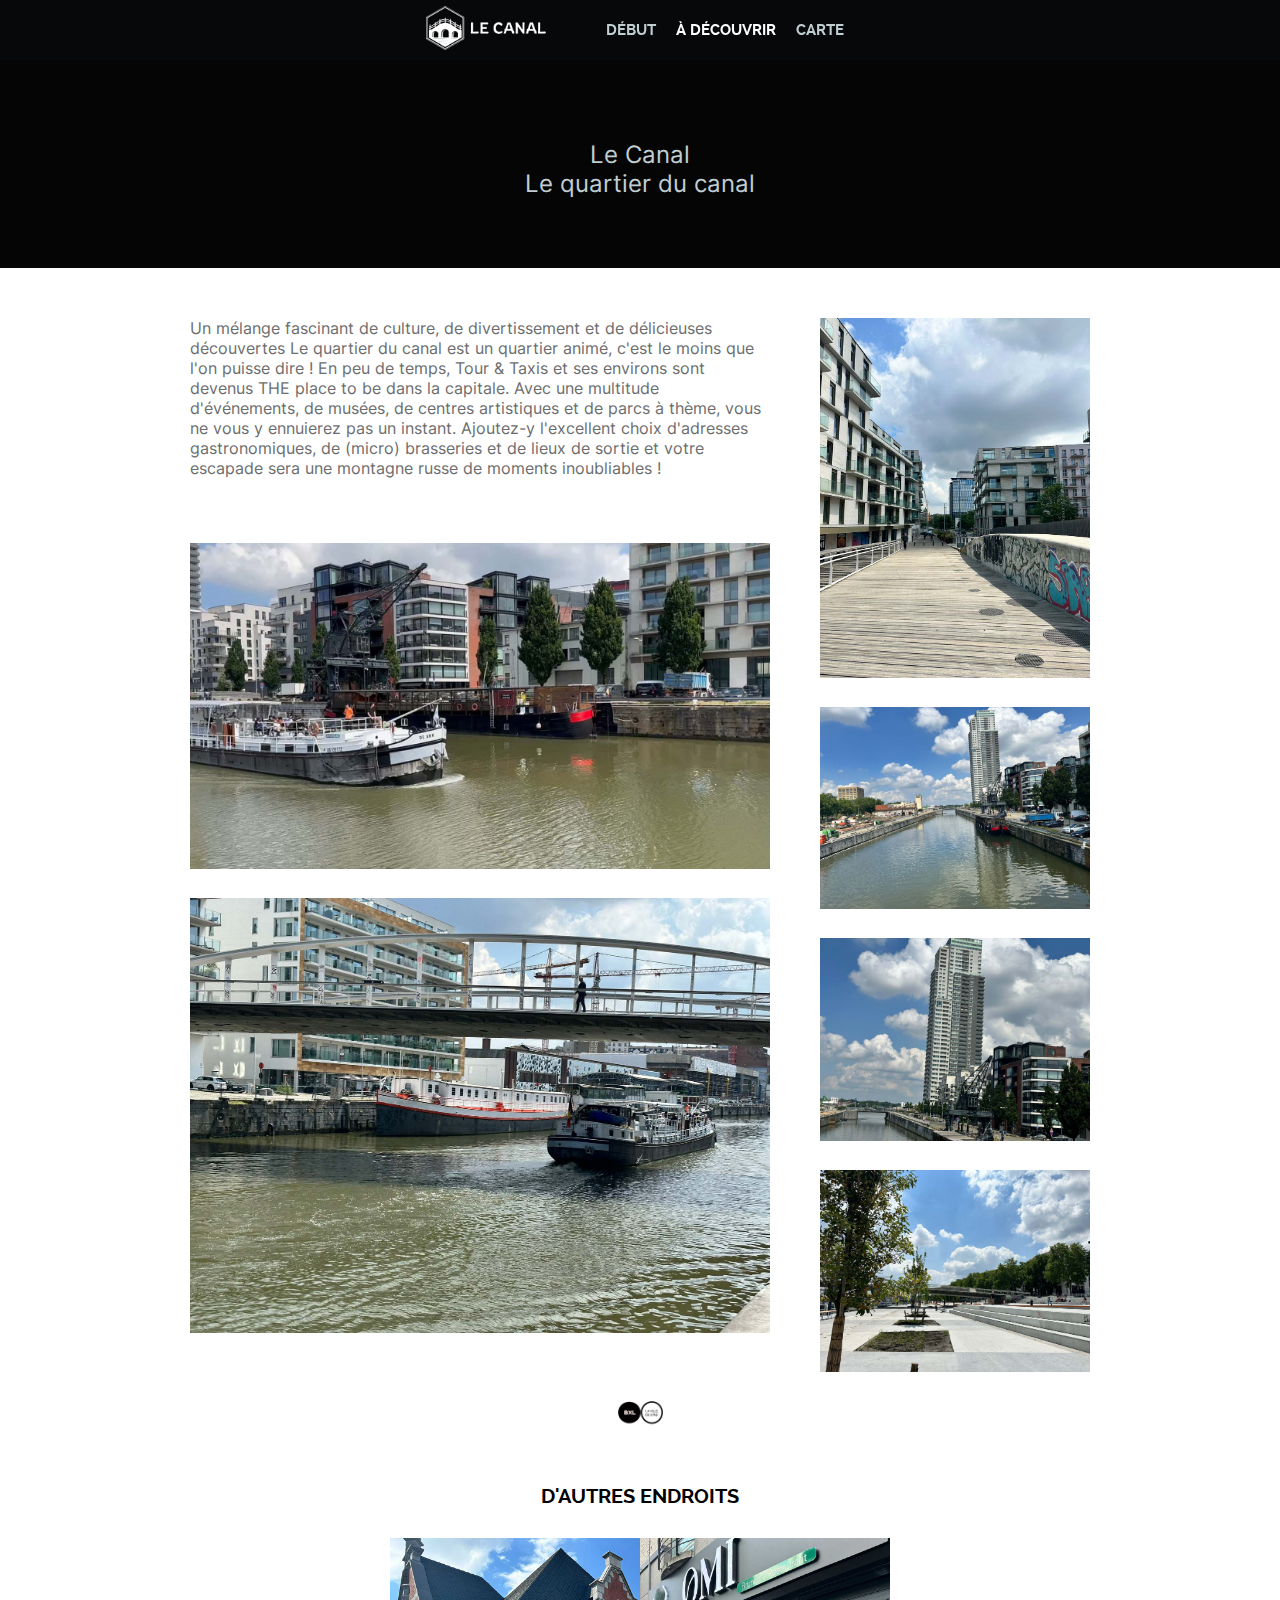
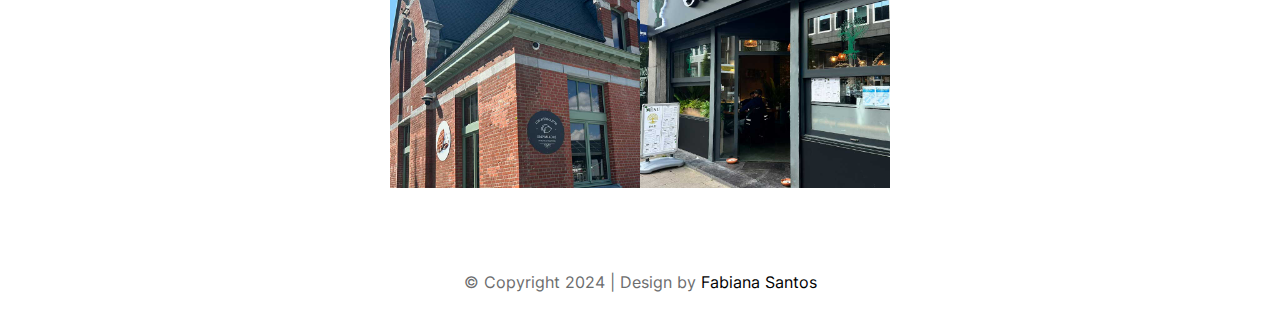
<file: canal.html>
<!DOCTYPE html>
<html lang="en">

<head>
  <meta charset="UTF-8" />
  <meta name="viewport" content="width=device-width, initial-scale=1.0" />
  <title>Découvrez Le Canal</title>
  <meta name="description" content="" />
  <meta name="author" content="" />
  <link rel="stylesheet" href="style.css" />
  <meta name="viewport" content="width=device-width, initial-scale=1, maximum-scale=1" />
  <link rel="shortcut icon" href="images/favicon.png" />
  <link rel="stylesheet" href="https://fonts.googleapis.com/css?family=Tangerine">
</head>

<body id="homepage">
  <div class="nav-wrapper">
    <nav id="nav">
      <a id="logo" href="index.html">
        <img src="images/logo.png" alt="logo" />
      </a>
      <a id="mobile-menu">Menu</a>
      <ul id="menu-content">
        <li>
          <a href="index.html">Début</a>
        </li>
        <li class="dropdown current">
          à découvrir
          <ul class="dropdown-content">
            <li><a class="current" href="canal.html">Canal</a></li>
            <li><a href="hannibal.html">Hannibal</a></li>
            <li><a href="omi.html">Omi</a></li>
            <li><a href="padelclub.html">Padelclub</a></li>
            <li><a href="parc.html">Parc</a></li>
            <li><a href="the-waffle.html">Waffle</a></li>
            <li><a href="tour&taxis.html">Tour&Taxis</a></li>
            <li><a href="wom.html">WOM</a></li>
          </ul>
        </li>
        <li><a href="index.html#carte">Carte</a></li>
      </ul>
    </nav>
  </div>
  <section class="hero">
    <div class="title-content">
      <p>Le Canal</p>
      <p>Le quartier du canal</p>
    </div>
  </section>
  <section id="main">
    <div class="row">
      <div class="col-70">
        <p>
          Un mélange fascinant de culture, de divertissement et
          de délicieuses découvertes Le quartier du canal est un
          quartier animé, c'est le moins que l'on puisse dire !
          En peu de temps, Tour & Taxis et ses environs sont
          devenus THE place to be dans la capitale. Avec une
          multitude d'événements, de musées, de centres
          artistiques et de parcs à thème, vous ne vous y
          ennuierez pas un instant. Ajoutez-y l'excellent choix
          d'adresses gastronomiques, de (micro) brasseries et de
          lieux de sortie et votre escapade sera une montagne
          russe de moments inoubliables !
        </p>
        <br>
        <br>
        <img src="images/content/bridge01c.jpg" />
        <img src="images/content/bridge01d.jpg" />
      </div>
      <div class="col-30">
        <img src="images/content/bridge01a.jpg" />
        <img src="images/content/bridge01b.jpg" />
        <img src="images/content/bridge01e.jpg" />
        <img src="images/content/bridge01k.jpg" />
      </div>
    </div>
    <div class="centered">
      <img width="45px" src="images/bxl_logo.png" />
    </div>
    <h2>D'autres Endroits</h2>
    <div class="places centered">
      <div class="item-wrap">
        <a href="the-waffle.html">
          <img src="images/800x800/goffre.jpg" alt="The Waffle" />
          <div class="places-item-meta">
            <h5>The Waffle</h5>
            <p>Nourriture</p>
          </div>
        </a>
      </div>
      <div class="item-wrap">
        <a href="omi.html">
          <img src="images/800x800/omi.jpg" alt="OMI Restaurant" />
          <div class="places-item-meta">
            <h5>OMI</h5>
            <p>Nourriture</p>
          </div>
      </div>
      </a>
    </div>
    </div>
  </section>

  <footer>
    <section>
      <div class="row centered">
        <p class="copyright">
          &copy; Copyright 2024 | Design by <span>Fabiana Santos</span>
        </p>
      </div>
    </section>
    <script src="main.js"></script>
  </footer>
</body>

</html>
</file>
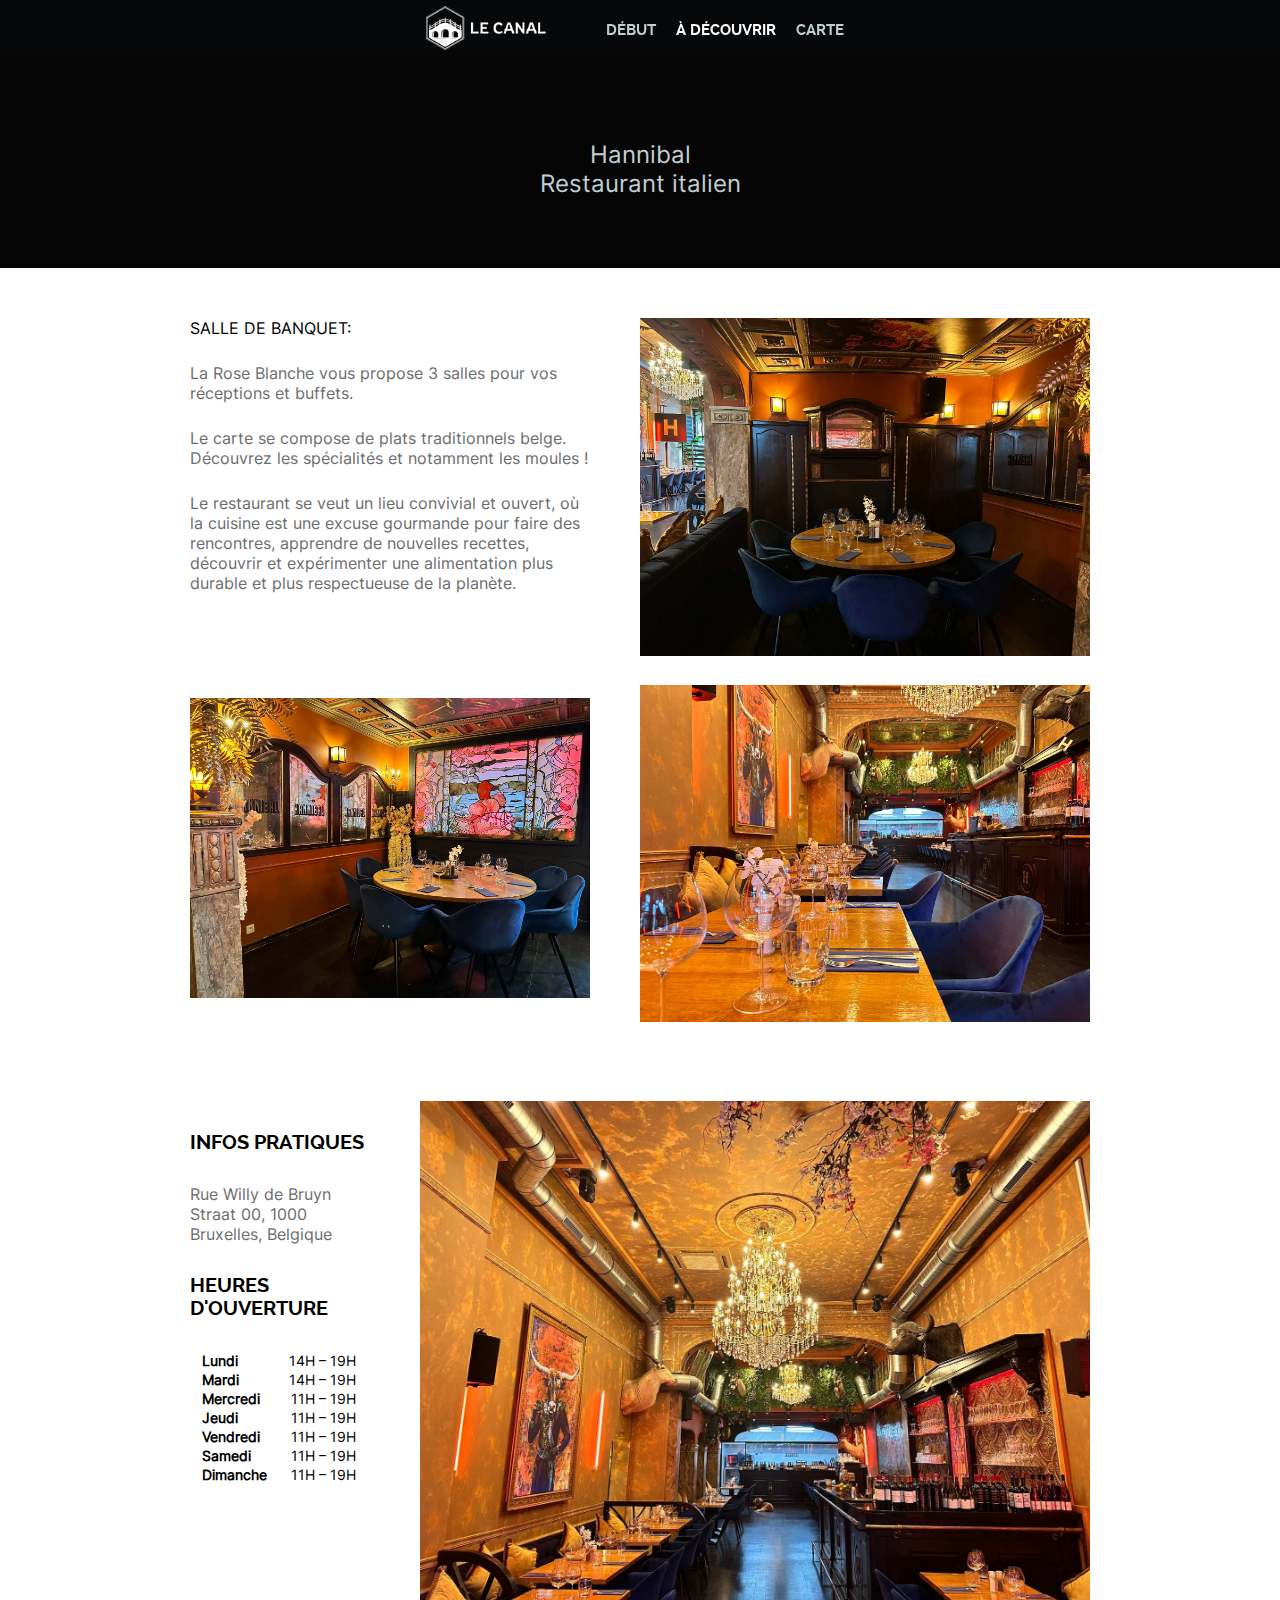
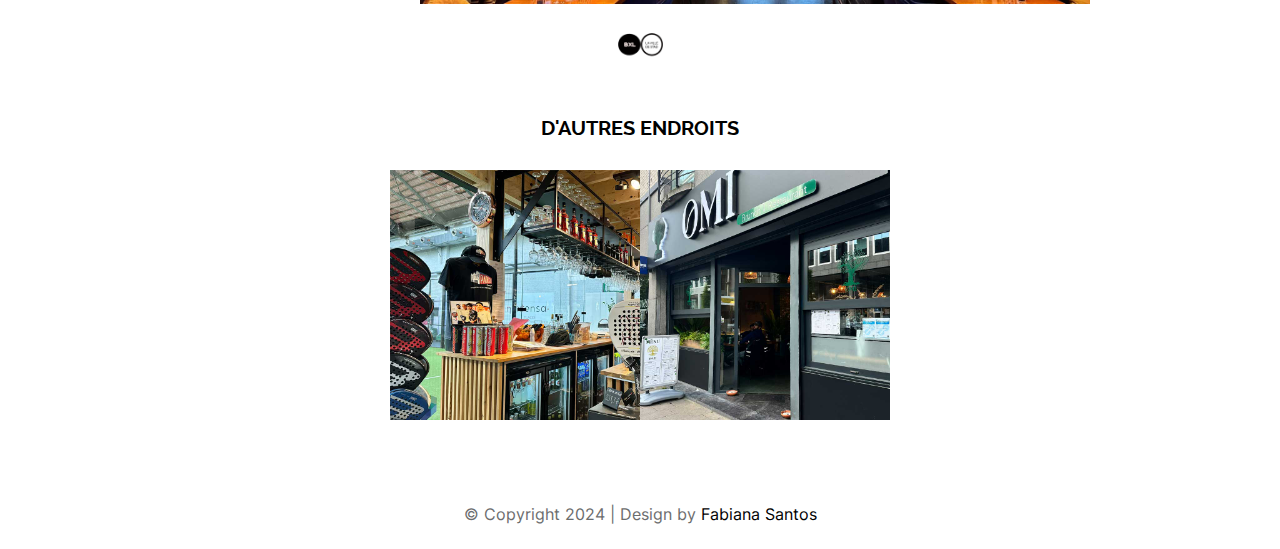
<file: hannibal.html>
<!DOCTYPE html>
<html lang="en">

<head>
  <meta charset="UTF-8" />
  <meta name="viewport" content="width=device-width, initial-scale=1.0" />
  <title>Découvrez Hannibal</title>
  <meta name="description" content="" />
  <meta name="author" content="" />
  <link rel="stylesheet" href="style.css" />
  <meta name="viewport" content="width=device-width, initial-scale=1, maximum-scale=1" />
  <link rel="shortcut icon" href="images/favicon.png" />
</head>

<body id="homepage">
  <div class="nav-wrapper">
    <nav id="nav">
      <a id="logo" href="index.html">
        <img src="images/logo.png" alt="logo" />
      </a>
      <a id="mobile-menu">Menu</a>
      <ul id="menu-content">
        <li>
          <a href="index.html">Début</a>
        </li>
        <li class="dropdown current">
          à découvrir
          <ul class="dropdown-content">
            <li><a href="canal.html">Canal</a></li>
            <li><a class="current" href="hannibal.html">Hannibal</a></li>
            <li><a href="omi.html">Omi</a></li>
            <li><a href="padelclub.html">Padelclub</a></li>
            <li><a href="parc.html">Parc</a></li>
            <li><a href="the-waffle.html">Waffle</a></li>
            <li><a href="tour&taxis.html">Tour&Taxis</a></li>
            <li><a href="wom.html">WOM</a></li>
          </ul>
        </li>
        <li><a href="index.html#carte">Carte</a></li>
      </ul>
    </nav>
  </div>
  <section class="hero">
    <div class="title-content">
      <p>Hannibal</p>
      <p>Restaurant italien</p>
    </div>
  </section>
  <section id="main">
    <div class="row">
      <div class="col-50">
        <p>
          <span>SALLE DE BANQUET:</span>
        <p>La Rose Blanche vous propose 3 salles pour vos réceptions et buffets.</p>
        </p>
        <p>
        <p>Le carte se compose de plats traditionnels belge. Découvrez les spécialités et notamment les moules !</p>
        </p>
        <p>
        <p>Le restaurant se veut un lieu convivial et ouvert, où la cuisine est une excuse gourmande pour faire des
          rencontres, apprendre de nouvelles recettes, découvrir et expérimenter une alimentation plus durable et plus
          respectueuse de la planète.</p>
        </p>
        <br>
        <br>
        <br>
        <br>
        <img src="images/content/luxrest08b.jpg" />
      </div>
      <div class="col-50">
        <img src="images/content/luxrest08a.jpg" />
        <img src="images/content/luxresto08c.jpg" />
      </div>
    </div>
    <div class="row">
      <div class="col-20">
        <h2 class="left">Infos pratiques</h2>
        <p>Rue Willy de Bruyn Straat 00, 1000 Bruxelles, Belgique</p>
        <h2 class="left">heures d'ouverture</h2>
        <table>
          <tr>
            <th class="left" scope="row">Lundi</th>
            <td class="right">14H – 19H</td>
          </tr>
          <tr>
            <th class="left" scope="row">Mardi</th>
            <td class="right">14H – 19H</td>
          </tr>
          <tr>
            <th class="left" scope="row">Mercredi</th>
            <td class="right">11H – 19H</td>
          </tr>
          <tr>
            <th class="left" scope="row">Jeudi</th>
            <td class="right">11H – 19H</td>
          </tr>
          <tr>
            <th class="left" scope="row">Vendredi</th>
            <td class="right">11H – 19H</td>
          </tr>
          <tr>
            <th class="left" scope="row">Samedi</th>
            <td class="right">11H – 19H</td>
          </tr>
          <tr>
            <th class="left" scope="row">Dimanche</th>
            <td class="right">11H – 19H</td>
          </tr>
        </table>
      </div>
      <div class="col-80">
        <img src="images/content/luxresto08d.jpg" />
      </div>
    </div>
    <div class="centered">
      <img width="45px" src="images/bxl_logo.png" />
    </div>
    <h2>D'autres Endroits</h2>
    <div class="places centered">
      <div class="item-wrap">
        <a href="padelclub.html">
          <img src="images/800x800/padelclub.jpg" alt="Padel Club" />
          <div class="places-item-meta">
            <h5>Padel Club</h5>
            <p>Sports</p>
          </div>
        </a>
      </div>
      <div class="item-wrap">
        <a href="omi.html">
          <img src="images/800x800/omi.jpg" alt="OMI Restaurant" />
          <div class="places-item-meta">
            <h5>OMI</h5>
            <p>Nourriture</p>
          </div>
      </div>
      </a>
    </div>
    </div>
  </section>

  <footer>
    <section>
      <div class="row centered">
        <p class="copyright">
          &copy; Copyright 2024 | Design by <span>Fabiana Santos</span>
        </p>
      </div>
    </section>
    <script src="main.js"></script>
  </footer>
</body>

</html>
</file>
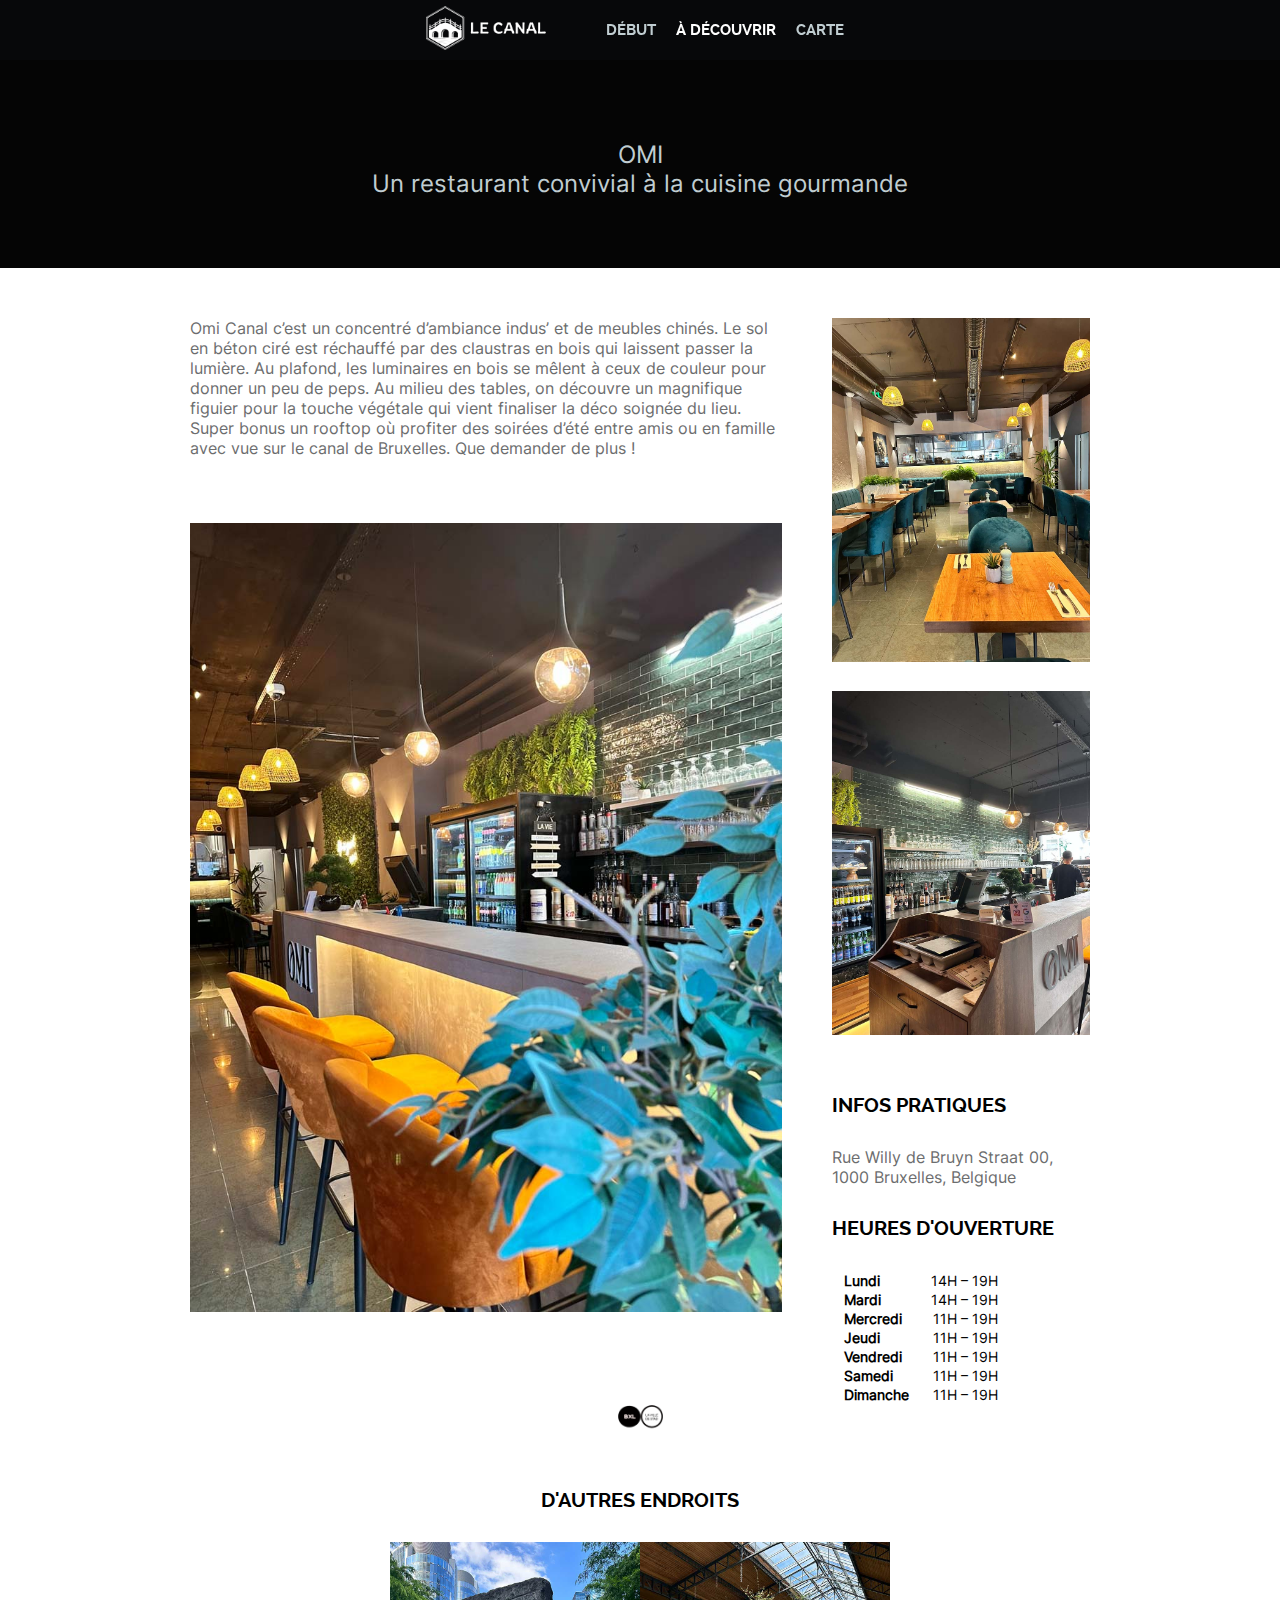
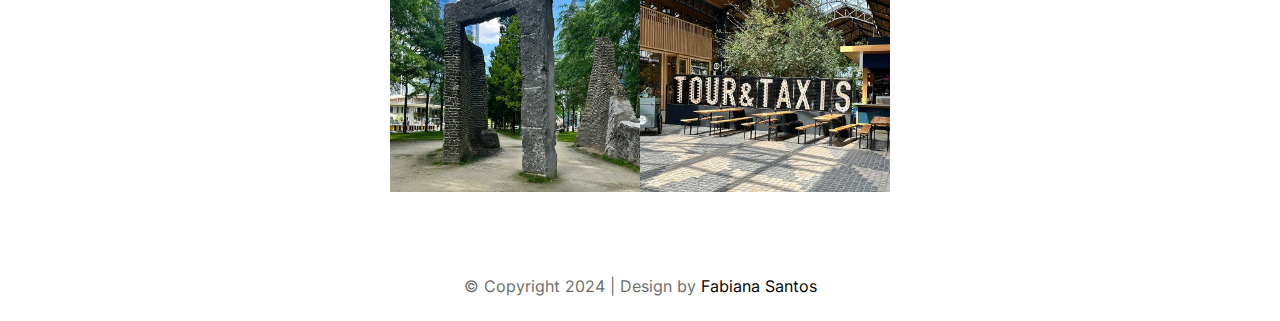
<file: omi.html>
<!DOCTYPE html>
<html lang="en">

<head>
  <meta charset="UTF-8" />
  <meta name="viewport" content="width=device-width, initial-scale=1.0" />
  <title>Découvrez Omi</title>
  <meta name="description" content="" />
  <meta name="author" content="" />
  <link rel="stylesheet" href="style.css" />
  <meta name="viewport" content="width=device-width, initial-scale=1, maximum-scale=1" />
  <link rel="shortcut icon" href="images/favicon.png" />
</head>

<body id="homepage">
  <div class="nav-wrapper">
    <nav id="nav">
      <a id="logo" href="index.html">
        <img src="images/logo.png" alt="logo" />
      </a>
      <a id="mobile-menu">Menu</a>
      <ul id="menu-content">
        <li>
          <a href="index.html">Début</a>
        </li>
        <li class="dropdown current">
          à découvrir
          <ul class="dropdown-content">
            <li><a href="canal.html">Canal</a></li>
            <li><a href="hannibal.html">Hannibal</a></li>
            <li><a class="current" href="omi.html">Omi</a></li>
            <li><a href="padelclub.html">Padelclub</a></li>
            <li><a href="parc.html">Parc</a></li>
            <li><a href="the-waffle.html">Waffle</a></li>
            <li><a href="tour&taxis.html">Tour&Taxis</a></li>
            <li><a href="wom.html">WOM</a></li>
          </ul>
        </li>
        <li><a href="index.html#carte">Carte</a></li>
      </ul>
    </nav>
  </div>
  <section class="hero">
    <div class="title-content">
      <p>OMI</p>
      <p>Un restaurant convivial à la cuisine gourmande</p>
    </div>
  </section>
  <section id="main">
    <div class="row">
      <div class="col-70">
        <p>
          Omi Canal c’est un concentré d’ambiance indus’ et de meubles
          chinés. Le sol en béton ciré est réchauffé par des claustras
          en bois qui laissent passer la lumière. Au plafond, les
          luminaires en bois se mêlent à ceux de couleur pour donner un
          peu de peps. Au milieu des tables, on découvre un magnifique
          figuier pour la touche végétale qui vient finaliser la déco
          soignée du lieu. Super bonus un rooftop où profiter des
          soirées d’été entre amis ou en famille avec vue sur le canal
          de Bruxelles. Que demander de plus !
        </p>
        <br>
        <br>
        <img src="images/content/resto07b.jpg" />
      </div>
      <div class="col-30">
        <img src="images/content/resto07a.jpg" />
        <img src="images/content/resto07c.jpg" />

        <h2 class="left">Infos pratiques</h2>
        <p>Rue Willy de Bruyn Straat 00, 1000 Bruxelles, Belgique</p>
        <h2 class="left">heures d'ouverture</h2>
        <table>
          <tr>
            <th class="left" scope="row">Lundi</th>
            <td class="right">14H – 19H</td>
          </tr>
          <tr>
            <th class="left" scope="row">Mardi</th>
            <td class="right">14H – 19H</td>
          </tr>
          <tr>
            <th class="left" scope="row">Mercredi</th>
            <td class="right">11H – 19H</td>
          </tr>
          <tr>
            <th class="left" scope="row">Jeudi</th>
            <td class="right">11H – 19H</td>
          </tr>
          <tr>
            <th class="left" scope="row">Vendredi</th>
            <td class="right">11H – 19H</td>
          </tr>
          <tr>
            <th class="left" scope="row">Samedi</th>
            <td class="right">11H – 19H</td>
          </tr>
          <tr>
            <th class="left" scope="row">Dimanche</th>
            <td class="right">11H – 19H</td>
          </tr>
        </table>
      </div>
    </div>
    <div class="centered">
      <img width="45px" src="images/bxl_logo.png" />
    </div>
    <h2>D'autres Endroits</h2>
    <div class="places centered">
      <div class="item-wrap">
        <a href="parc.html">
          <img src="images/800x800/parc.jpg" alt="Parc" />
          <div class="places-item-meta">
            <h5>L'Arche Pierre Culot</h5>
            <p>Parcs</p>
          </div>
        </a>
      </div>
      <div class="item-wrap">
        <a href="tour&taxis.html">
          <img src="images/800x800/tour.jpg" alt="Tour&Taxis" />
          <div class="places-item-meta">
            <h5>Tour&Taxis</h5>
            <p>Découvertes</p>
          </div>
      </div>
      </a>
    </div>
    </div>
  </section>

  <footer>
    <section>
      <div class="row centered">
        <p class="copyright">
          &copy; Copyright 2024 | Design by <span>Fabiana Santos</span>
        </p>
      </div>
    </section>
    <script src="main.js"></script>
  </footer>
</body>

</html>
</file>
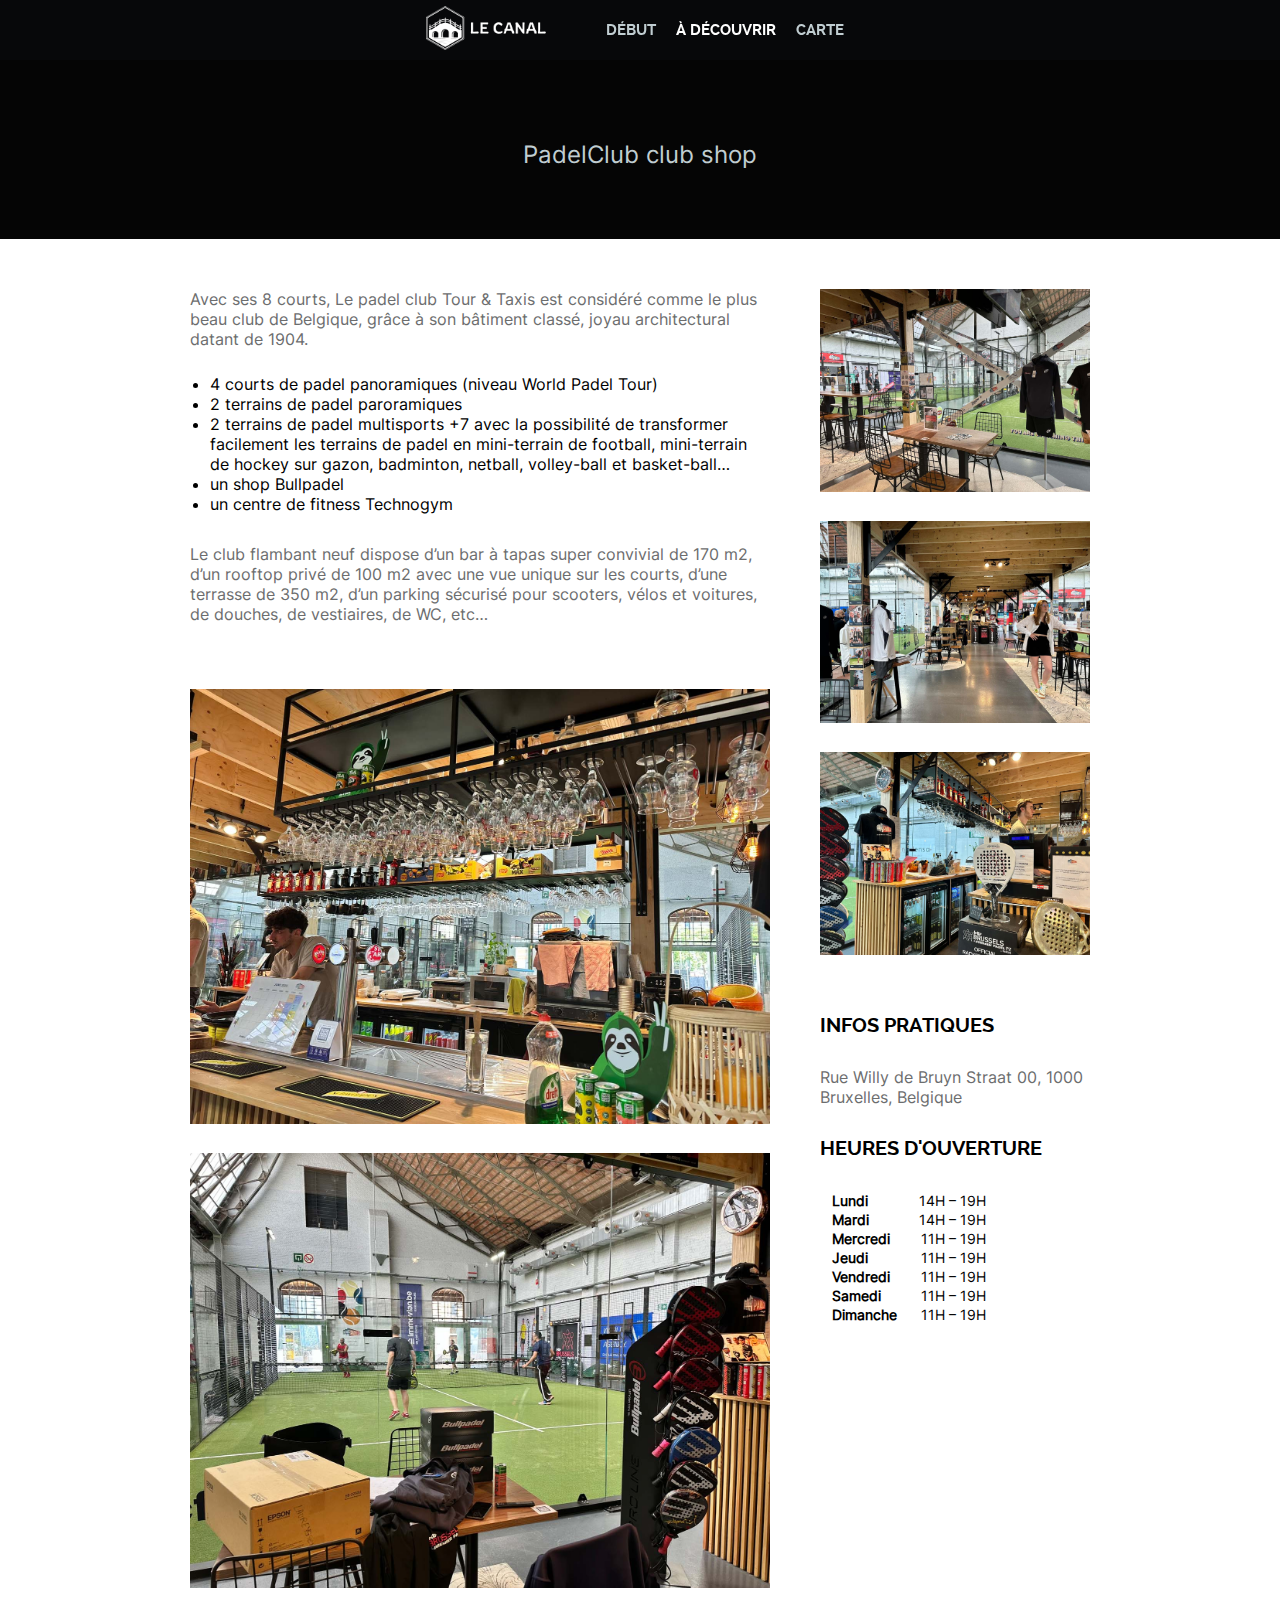
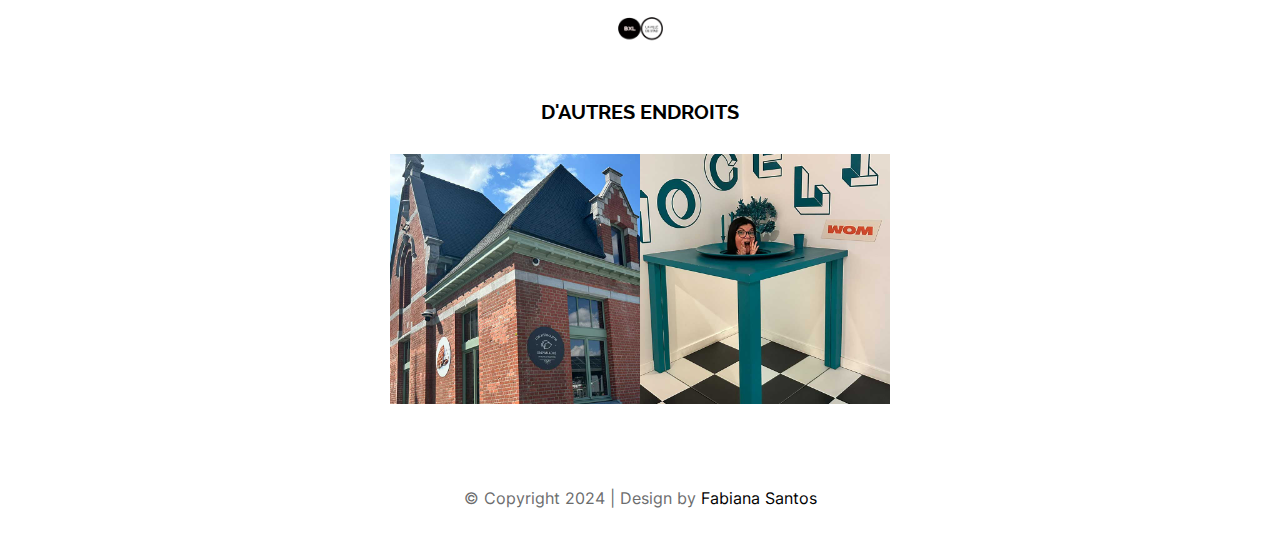
<file: padelclub.html>
<!DOCTYPE html>
<html lang="en">

<head>
  <meta charset="UTF-8" />
  <meta name="viewport" content="width=device-width, initial-scale=1.0" />
  <title>Découvrez le PadelClub</title>
  <meta name="description" content="" />
  <meta name="author" content="" />
  <link rel="stylesheet" href="style.css" />
  <meta name="viewport" content="width=device-width, initial-scale=1, maximum-scale=1" />
  <link rel="shortcut icon" href="images/favicon.png" />
</head>

<body id="homepage">
  <div class="nav-wrapper">
    <nav id="nav">
      <a id="logo" href="index.html">
        <img src="images/logo.png" alt="logo" />
      </a>
      <a id="mobile-menu">Menu</a>
      <ul id="menu-content">
        <li>
          <a href="index.html">Début</a>
        </li>
        <li class="dropdown current">
          à découvrir
          <ul class="dropdown-content">
            <li><a href="canal.html">Canal</a></li>
            <li><a href="hannibal.html">Hannibal</a></li>
            <li><a href="omi.html">Omi</a></li>
            <li><a class="current" href="padelclub.html">Padelclub</a></li>
            <li><a href="parc.html">Parc</a></li>
            <li><a href="the-waffle.html">Waffle</a></li>
            <li><a href="tour&taxis.html">Tour&Taxis</a></li>
            <li><a href="wom.html">WOM</a></li>
          </ul>
        </li>
        <li><a href="index.html#carte">Carte</a></li>
      </ul>
    </nav>
  </div>
  <section class="hero">
    <div class="title-content">
      <p>PadelClub club shop</p>
    </div>
  </section>
  <section id="main">
    <div class="row">
      <div class="col-70">
        <p>
          Avec ses 8 courts, Le padel club Tour & Taxis est considéré
          comme le plus beau club de Belgique, grâce à son bâtiment
          classé, joyau architectural datant de 1904.
        </p>

        <ul>
          <li>
            4 courts de padel panoramiques (niveau World Padel Tour)
          </li>
          <li>2 terrains de padel paroramiques</li>
          <li>
            2 terrains de padel multisports +7 avec la possibilité de
            transformer facilement les terrains de padel en mini-terrain
            de football, mini-terrain de hockey sur gazon, badminton,
            netball, volley-ball et basket-ball…
          </li>
          <li>un shop Bullpadel</li>
          <li>un centre de fitness Technogym</li>
        </ul>
        <p>
          Le club flambant neuf dispose d’un bar à tapas super convivial
          de 170 m2, d’un rooftop privé de 100 m2 avec une vue unique
          sur les courts, d’une terrasse de 350 m2, d’un parking
          sécurisé pour scooters, vélos et voitures, de douches, de
          vestiaires, de WC, etc…
        </p>
        <br>
        <br>
        <img src="images/content/homesportbar04.jpg" />
        <img src="images/content/sportbar04e.jpg" />
      </div>
      <div class="col-30">
        <img src="images/content/sporbar04a.jpg" />
        <img src="images/content/sporbar04b.jpg" />
        <img src="images/content/sporbar04c.jpg" />

        <h2 class="left">Infos pratiques</h2>
        <p>Rue Willy de Bruyn Straat 00, 1000 Bruxelles, Belgique</p>
        <h2 class="left">heures d'ouverture</h2>
        <table>
          <tr>
            <th class="left" scope="row">Lundi</th>
            <td class="right">14H – 19H</td>
          </tr>
          <tr>
            <th class="left" scope="row">Mardi</th>
            <td class="right">14H – 19H</td>
          </tr>
          <tr>
            <th class="left" scope="row">Mercredi</th>
            <td class="right">11H – 19H</td>
          </tr>
          <tr>
            <th class="left" scope="row">Jeudi</th>
            <td class="right">11H – 19H</td>
          </tr>
          <tr>
            <th class="left" scope="row">Vendredi</th>
            <td class="right">11H – 19H</td>
          </tr>
          <tr>
            <th class="left" scope="row">Samedi</th>
            <td class="right">11H – 19H</td>
          </tr>
          <tr>
            <th class="left" scope="row">Dimanche</th>
            <td class="right">11H – 19H</td>
          </tr>
        </table>
      </div>
    </div>
    <div class="centered">
      <img width="45px" src="images/bxl_logo.png" />
    </div>
    <h2>D'autres Endroits</h2>
    <div class="places centered">
      <div class="item-wrap">
        <a href="the-waffle.html">
          <img src="images/800x800/goffre.jpg" alt="The Waffle" />
          <div class="places-item-meta">
            <h5>The Waffle</h5>
            <p>Nourriture</p>
          </div>
        </a>
      </div>
      <div class="item-wrap">
        <a href="wom.html">
          <img src="images/800x800/wom.jpg" alt="WOM exposition" />
          <div class="places-item-meta">
            <h5>WOM</h5>
            <p>Expositions</p>
          </div>
      </div>
      </a>
    </div>
    </div>
  </section>

  <footer>
    <section>
      <div class="row centered">
        <p class="copyright">
          &copy; Copyright 2024 | Design by <span>Fabiana Santos</span>
        </p>
      </div>
    </section>
    <script src="main.js"></script>
  </footer>
</body>

</html>
</file>
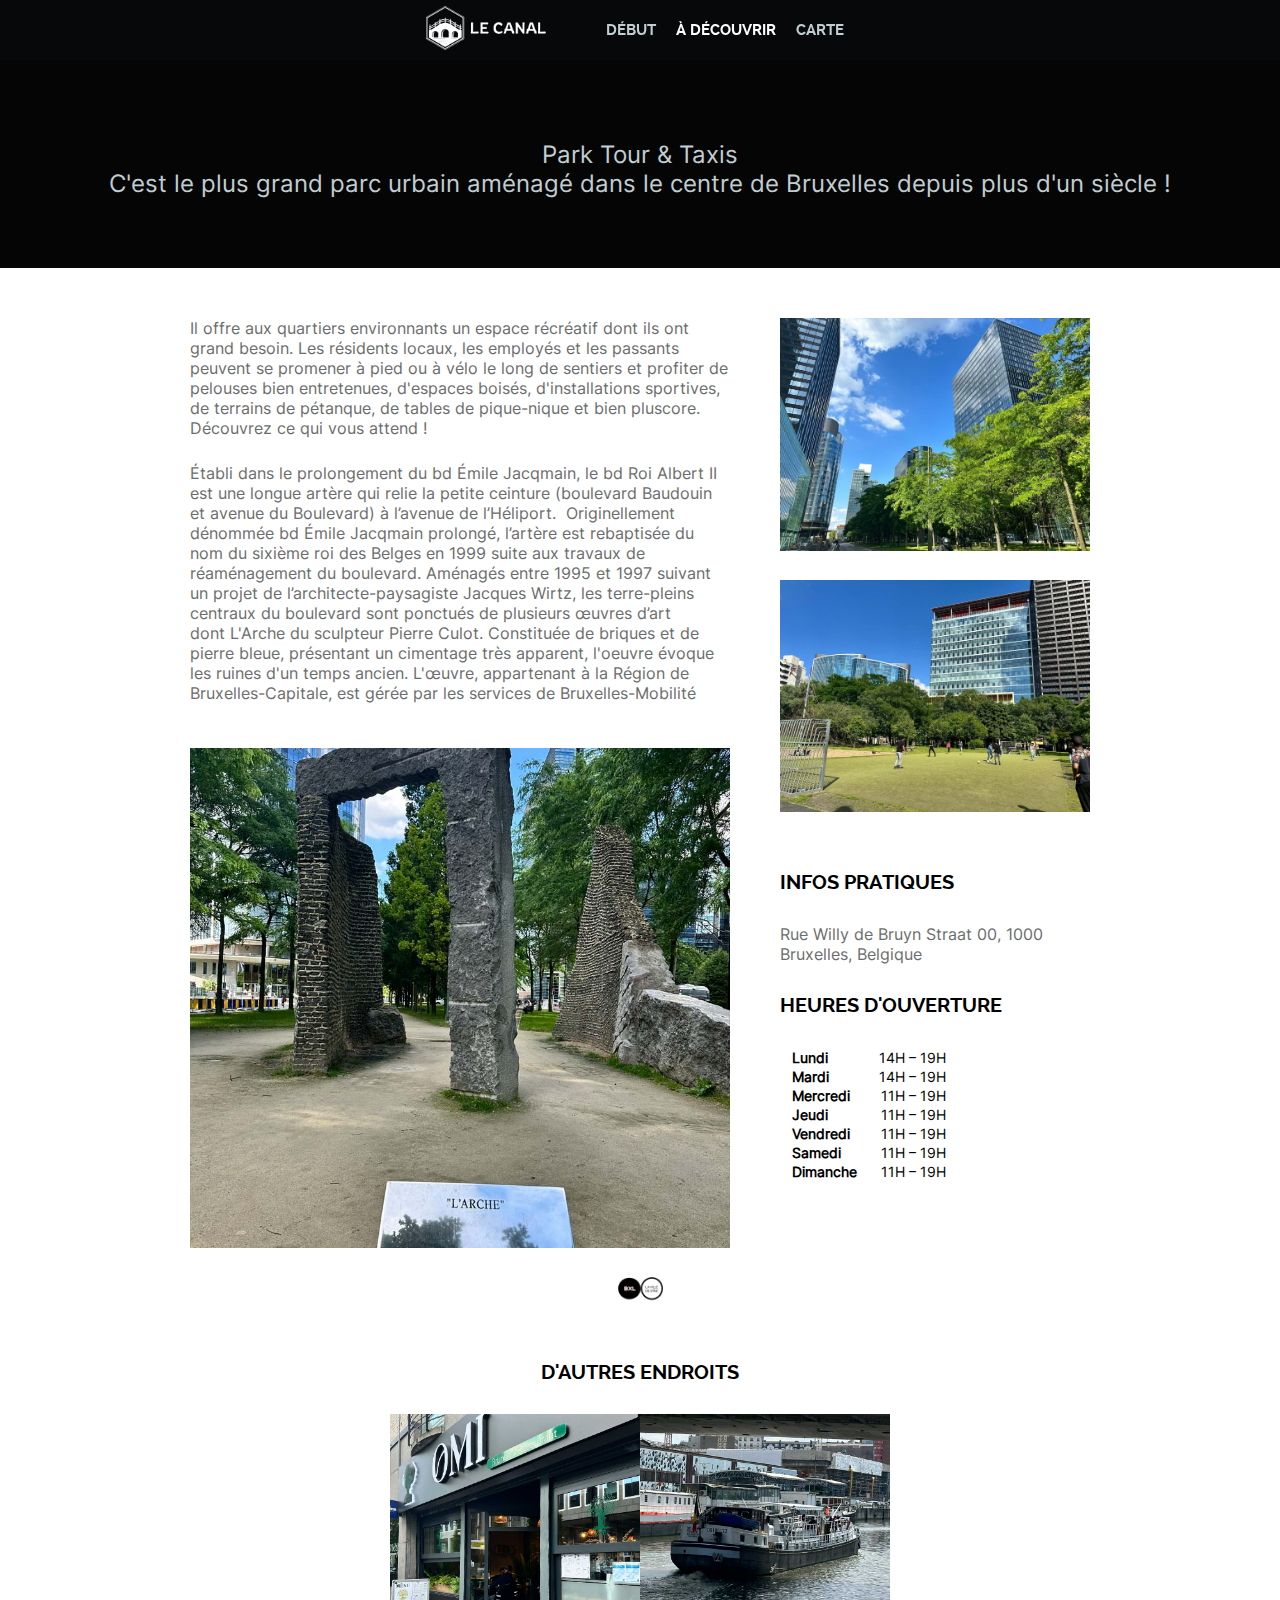
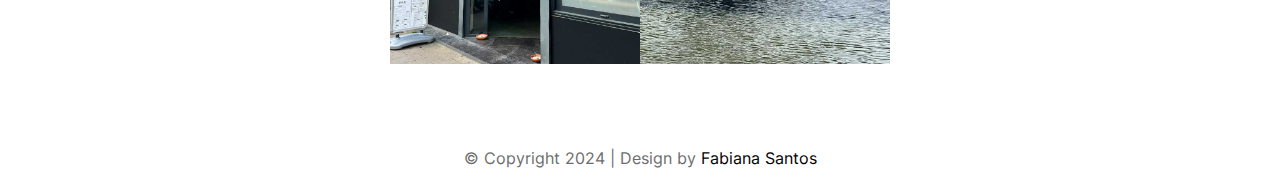
<file: parc.html>
<!DOCTYPE html>
<html lang="en">

<head>
  <meta charset="UTF-8" />
  <meta name="viewport" content="width=device-width, initial-scale=1.0" />
  <title>Découvrez le Parc</title>
  <meta name="description" content="" />
  <meta name="author" content="" />
  <link rel="stylesheet" href="style.css" />
  <meta name="viewport" content="width=device-width, initial-scale=1, maximum-scale=1" />
  <link rel="shortcut icon" href="images/favicon.png" />
</head>

<body id="homepage">
  <div class="nav-wrapper">
    <nav id="nav">
      <a id="logo" href="index.html">
        <img src="images/logo.png" alt="logo" />
      </a>
      <a id="mobile-menu">Menu</a>
      <ul id="menu-content">
        <li>
          <a href="index.html">Début</a>
        </li>
        <li class="dropdown current">
          à découvrir
          <ul class="dropdown-content">
            <li><a href="canal.html">Canal</a></li>
            <li><a href="hannibal.html">Hannibal</a></li>
            <li><a href="omi.html">Omi</a></li>
            <li><a href="padelclub.html">Padelclub</a></li>
            <li><a class="current" href="parc.html">Parc</a></li>
            <li><a href="the-waffle.html">Waffle</a></li>
            <li><a href="tour&taxis.html">Tour&Taxis</a></li>
            <li><a href="wom.html">WOM</a></li>
          </ul>
        </li>
        <li><a href="index.html#carte">Carte</a></li>
      </ul>
    </nav>
  </div>
  <section class="hero">
    <div class="title-content">
      <p>Park Tour & Taxis</p>
      <p>C'est le plus grand parc urbain aménagé dans le centre de Bruxelles
        depuis plus d'un siècle !</p>
    </div>
  </section>
  <section id="main">
    <div class="row">
      <div class="col-60">
        <p>
          Il offre aux quartiers environnants un espace récréatif dont
          ils ont grand besoin. Les résidents locaux, les employés et
          les passants peuvent se promener à pied ou à vélo le long de
          sentiers et profiter de pelouses bien entretenues, d'espaces
          boisés, d'installations sportives, de terrains de pétanque, de
          tables de pique-nique et bien pluscore. Découvrez ce qui vous
          attend !
        </p>
        <p>
          Établi dans le prolongement du bd Émile Jacqmain, le bd Roi
          Albert II est une longue artère qui relie la petite ceinture
          (boulevard Baudouin et avenue du Boulevard) à l’avenue de
          l’Héliport.  Originellement dénommée bd Émile Jacqmain
          prolongé, l’artère est rebaptisée du nom du sixième roi des
          Belges en 1999 suite aux travaux de réaménagement du
          boulevard. Aménagés entre 1995 et 1997 suivant un projet de
          l’architecte-paysagiste Jacques Wirtz, les terre-pleins
          centraux du boulevard sont ponctués de plusieurs œuvres d’art
          dont L'Arche du sculpteur Pierre Culot. Constituée de briques
          et de pierre bleue, présentant un cimentage très apparent,
          l'oeuvre évoque les ruines d'un temps ancien. L'œuvre,
          appartenant à la Région de Bruxelles-Capitale, est gérée par
          les services de Bruxelles-Mobilité
        </p>
        <br>
        <img class='img-h-500' src="images/content/parque06e.jpg" />
      </div>
      <div class="col-40">
        <img src="images/content/parque06c.jpg" />
        <img src="images/content/parque06b.jpg" />


        <h2 class="left">Infos pratiques</h2>
        <p>Rue Willy de Bruyn Straat 00, 1000 Bruxelles, Belgique</p>
        <h2 class="left">heures d'ouverture</h2>
        <table>
          <tr>
            <th class="left" scope="row">Lundi</th>
            <td class="right">14H – 19H</td>
          </tr>
          <tr>
            <th class="left" scope="row">Mardi</th>
            <td class="right">14H – 19H</td>
          </tr>
          <tr>
            <th class="left" scope="row">Mercredi</th>
            <td class="right">11H – 19H</td>
          </tr>
          <tr>
            <th class="left" scope="row">Jeudi</th>
            <td class="right">11H – 19H</td>
          </tr>
          <tr>
            <th class="left" scope="row">Vendredi</th>
            <td class="right">11H – 19H</td>
          </tr>
          <tr>
            <th class="left" scope="row">Samedi</th>
            <td class="right">11H – 19H</td>
          </tr>
          <tr>
            <th class="left" scope="row">Dimanche</th>
            <td class="right">11H – 19H</td>
          </tr>
        </table>
      </div>
    </div>
    <div class="centered">
      <img width="45px" src="images/bxl_logo.png" />
    </div>
    <h2>D'autres Endroits</h2>
    <div class="places centered">
      <div class="item-wrap">
        <a href="omi.html">
          <img src="images/800x800/omi.jpg" alt="OMI Restaurant" />
          <div class="places-item-meta">
            <h5>OMI</h5>
            <p>Nourriture</p>
          </div>
        </a>
      </div>
      <div class="item-wrap">
        <a href="canal.html">
          <img src="images/800x800/canal.jpg" alt="Canal" />
          <div class="places-item-meta">
            <h5>Canal</h5>
            <p>Plein air</p>
          </div>
      </div>
      </a>
    </div>
    </div>
  </section>

  <footer>
    <section>
      <div class="row centered">
        <p class="copyright">
          &copy; Copyright 2024 | Design by <span>Fabiana Santos</span>
        </p>
      </div>
    </section>
    <script src="main.js"></script>
  </footer>
</body>

</html>
</file>
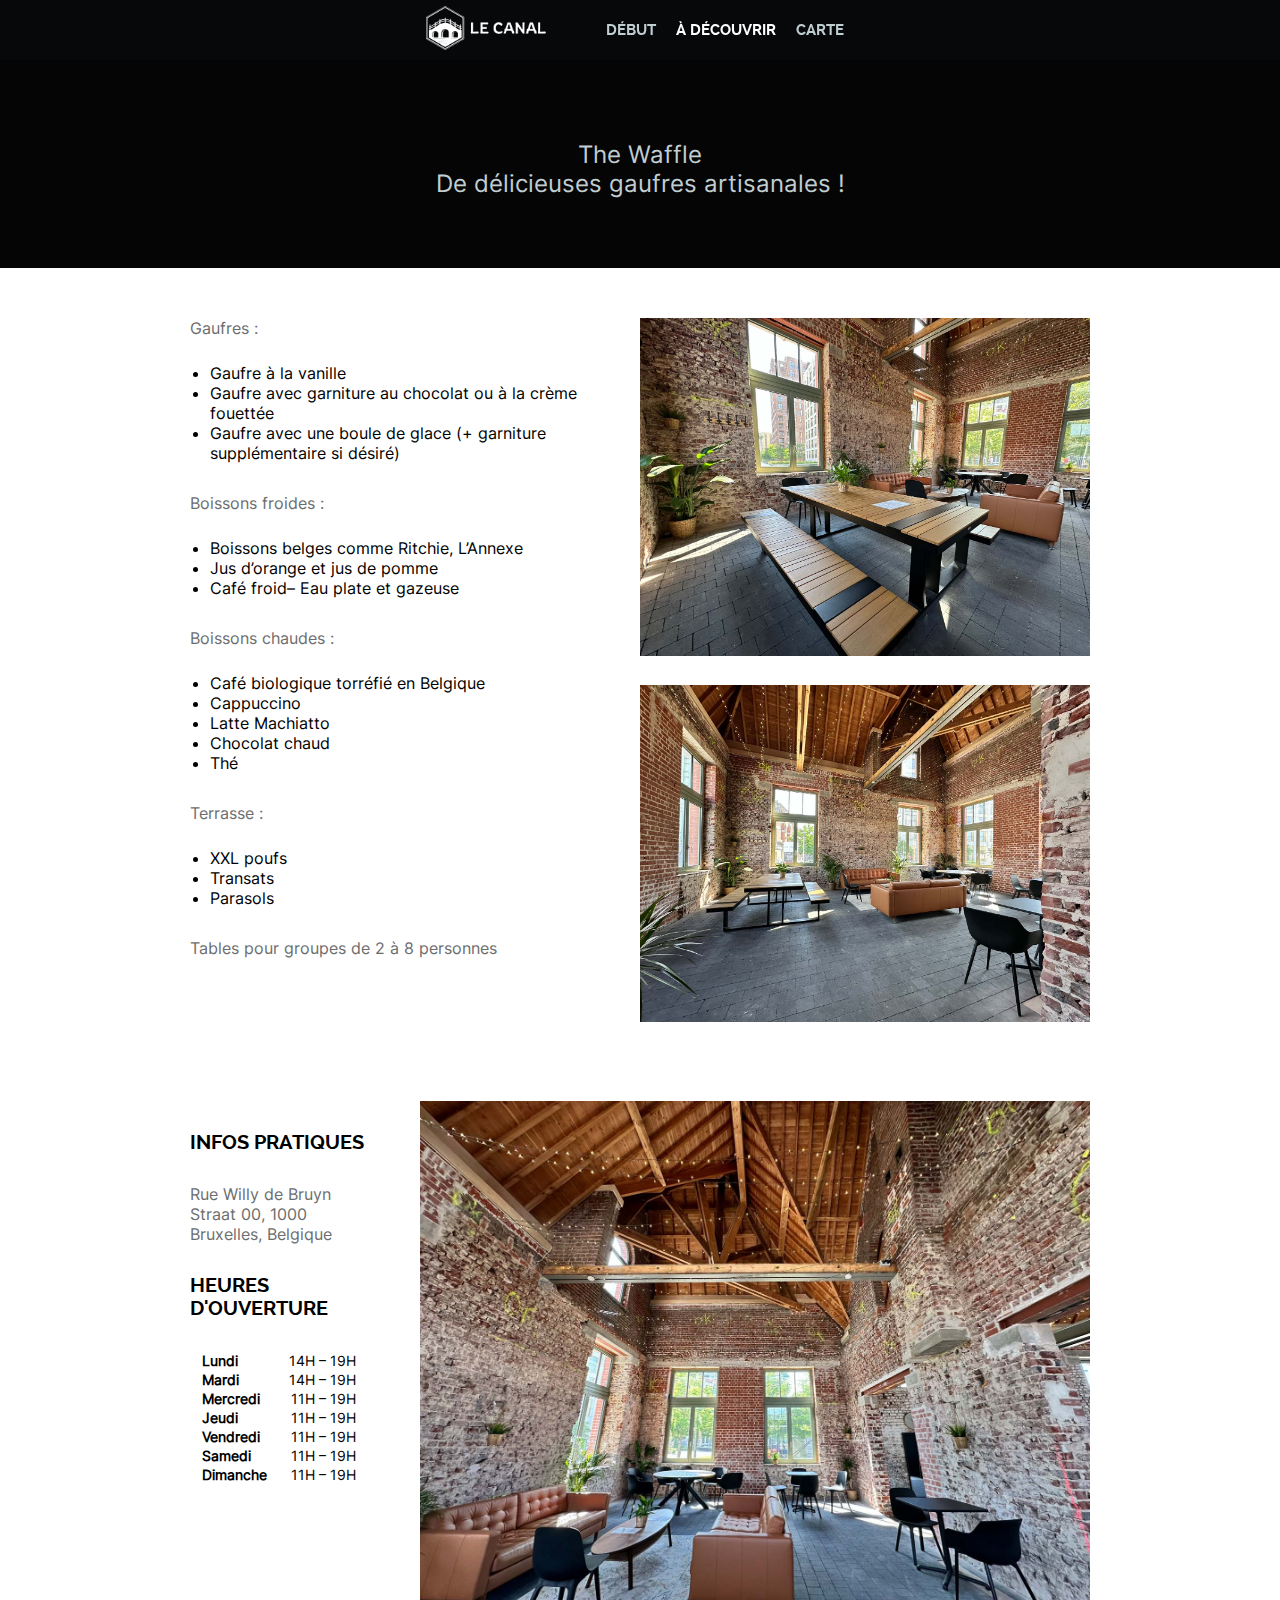
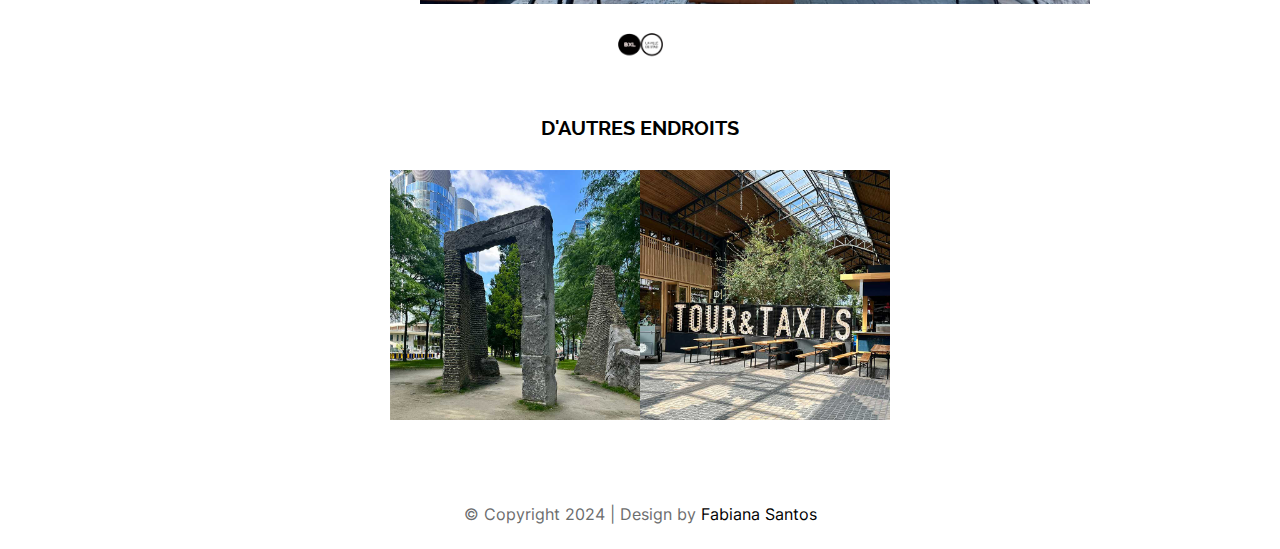
<file: the-waffle.html>
<!DOCTYPE html>
<html lang="en">

<head>
  <meta charset="UTF-8" />
  <meta name="viewport" content="width=device-width, initial-scale=1.0" />
  <title>Découvrez The Waffle</title>
  <meta name="description" content="" />
  <meta name="author" content="" />
  <link rel="stylesheet" href="style.css" />
  <meta name="viewport" content="width=device-width, initial-scale=1, maximum-scale=1" />
  <link rel="shortcut icon" href="images/favicon.png" />
</head>

<body id="homepage">
  <div class="nav-wrapper">
    <nav id="nav">
      <a id="logo" href="index.html">
        <img src="images/logo.png" alt="logo" />
      </a>
      <a id="mobile-menu">Menu</a>
      <ul id="menu-content">
        <li>
          <a href="index.html">Début</a>
        </li>
        <li class="dropdown current">
          à découvrir
          <ul class="dropdown-content">
            <li><a href="canal.html">Canal</a></li>
            <li><a href="hannibal.html">Hannibal</a></li>
            <li><a href="omi.html">Omi</a></li>
            <li><a href="padelclub.html">Padelclub</a></li>
            <li><a href="parc.html">Parc</a></li>
            <li><a class="current" href="the-waffle.html">Waffle</a></li>
            <li><a href="tour&taxis.html">Tour&Taxis</a></li>
            <li><a href="wom.html">WOM</a></li>
          </ul>
        </li>
        <li><a href="index.html#carte">Carte</a></li>
      </ul>
    </nav>
  </div>
  <section class="hero">
    <div class="title-content">
      <p>The Waffle</p>
      <p>De délicieuses gaufres artisanales !</p>
    </div>
  </section>
  <section id="main">
    <div class="row">
      <div class="col-50">
        <p>Gaufres :</p>
        <ul>
          <li>Gaufre à la vanille</li>
          <li>Gaufre avec garniture au chocolat
            ou à la crème fouettée</li>
          <li>Gaufre avec une boule de glace (+
            garniture supplémentaire si désiré)</li>
        </ul>

        <p>Boissons froides :</p>
        <ul>
          <li>Boissons belges comme Ritchie, L’Annexe</li>
          <li>Jus d’orange et jus de pomme</li>
          <li>Café froid– Eau plate et gazeuse</li>
        </ul>

        <p>Boissons chaudes :</p>
        <ul>
          <li>Café biologique torréfié en Belgique</li>
          <li>Cappuccino</li>
          <li>Latte Machiatto</li>
          <li>Chocolat chaud</li>
          <li>Thé</li>
        </ul>

        <p>Terrasse :</p>
        <ul>
          <li>XXL poufs</li>
          <li>Transats</li>
          <li>Parasols</li>
        </ul>

        <p>Tables pour groupes de 2 à 8 personnes</p>
      </div>
      <div class="col-50">
        <img src="images/content/goffre05a.jpg" />
        <img src="images/content/goffre05b.jpg" />
      </div>
    </div>
    <div class="row">
      <div class="col-20">
        <h2 class="left">Infos pratiques</h2>
        <p>Rue Willy de Bruyn Straat 00, 1000 Bruxelles, Belgique</p>
        <h2 class="left">heures d'ouverture</h2>
        <table>
          <tr>
            <th class="left" scope="row">Lundi</th>
            <td class="right">14H – 19H</td>
          </tr>
          <tr>
            <th class="left" scope="row">Mardi</th>
            <td class="right">14H – 19H</td>
          </tr>
          <tr>
            <th class="left" scope="row">Mercredi</th>
            <td class="right">11H – 19H</td>
          </tr>
          <tr>
            <th class="left" scope="row">Jeudi</th>
            <td class="right">11H – 19H</td>
          </tr>
          <tr>
            <th class="left" scope="row">Vendredi</th>
            <td class="right">11H – 19H</td>
          </tr>
          <tr>
            <th class="left" scope="row">Samedi</th>
            <td class="right">11H – 19H</td>
          </tr>
          <tr>
            <th class="left" scope="row">Dimanche</th>
            <td class="right">11H – 19H</td>
          </tr>
        </table>
      </div>
      <div class="col-80">
        <img src="images/content/goffre05c.jpg" />
      </div>
    </div>
    <div class="centered">
      <img width="45px" src="images/bxl_logo.png" />
    </div>
    <h2>D'autres Endroits</h2>
    <div class="places centered">
      <div class="item-wrap">
        <a href="parc.html">
          <img src="images/800x800/parc.jpg" alt="Parc" />
          <div class="places-item-meta">
            <h5>L'Arche Pierre Culot</h5>
            <p>Parcs</p>
          </div>
        </a>
      </div>
      <div class="item-wrap">
        <a href="tour&taxis.html">
          <img src="images/800x800/tour.jpg" alt="Tour&Taxis" />
          <div class="places-item-meta">
            <h5>Tour&Taxis</h5>
            <p>Découvertes</p>
          </div>
        </a>
      </div>
    </div>
    </div>
  </section>

  <footer>
    <footer>
      <section>
        <div class="row centered">
          <p class="copyright">
            &copy; Copyright 2024 | Design by <span>Fabiana Santos</span>
          </p>
        </div>
      </section>
      <script src="main.js"></script>
    </footer>
  </footer>
</body>

</html>
</file>
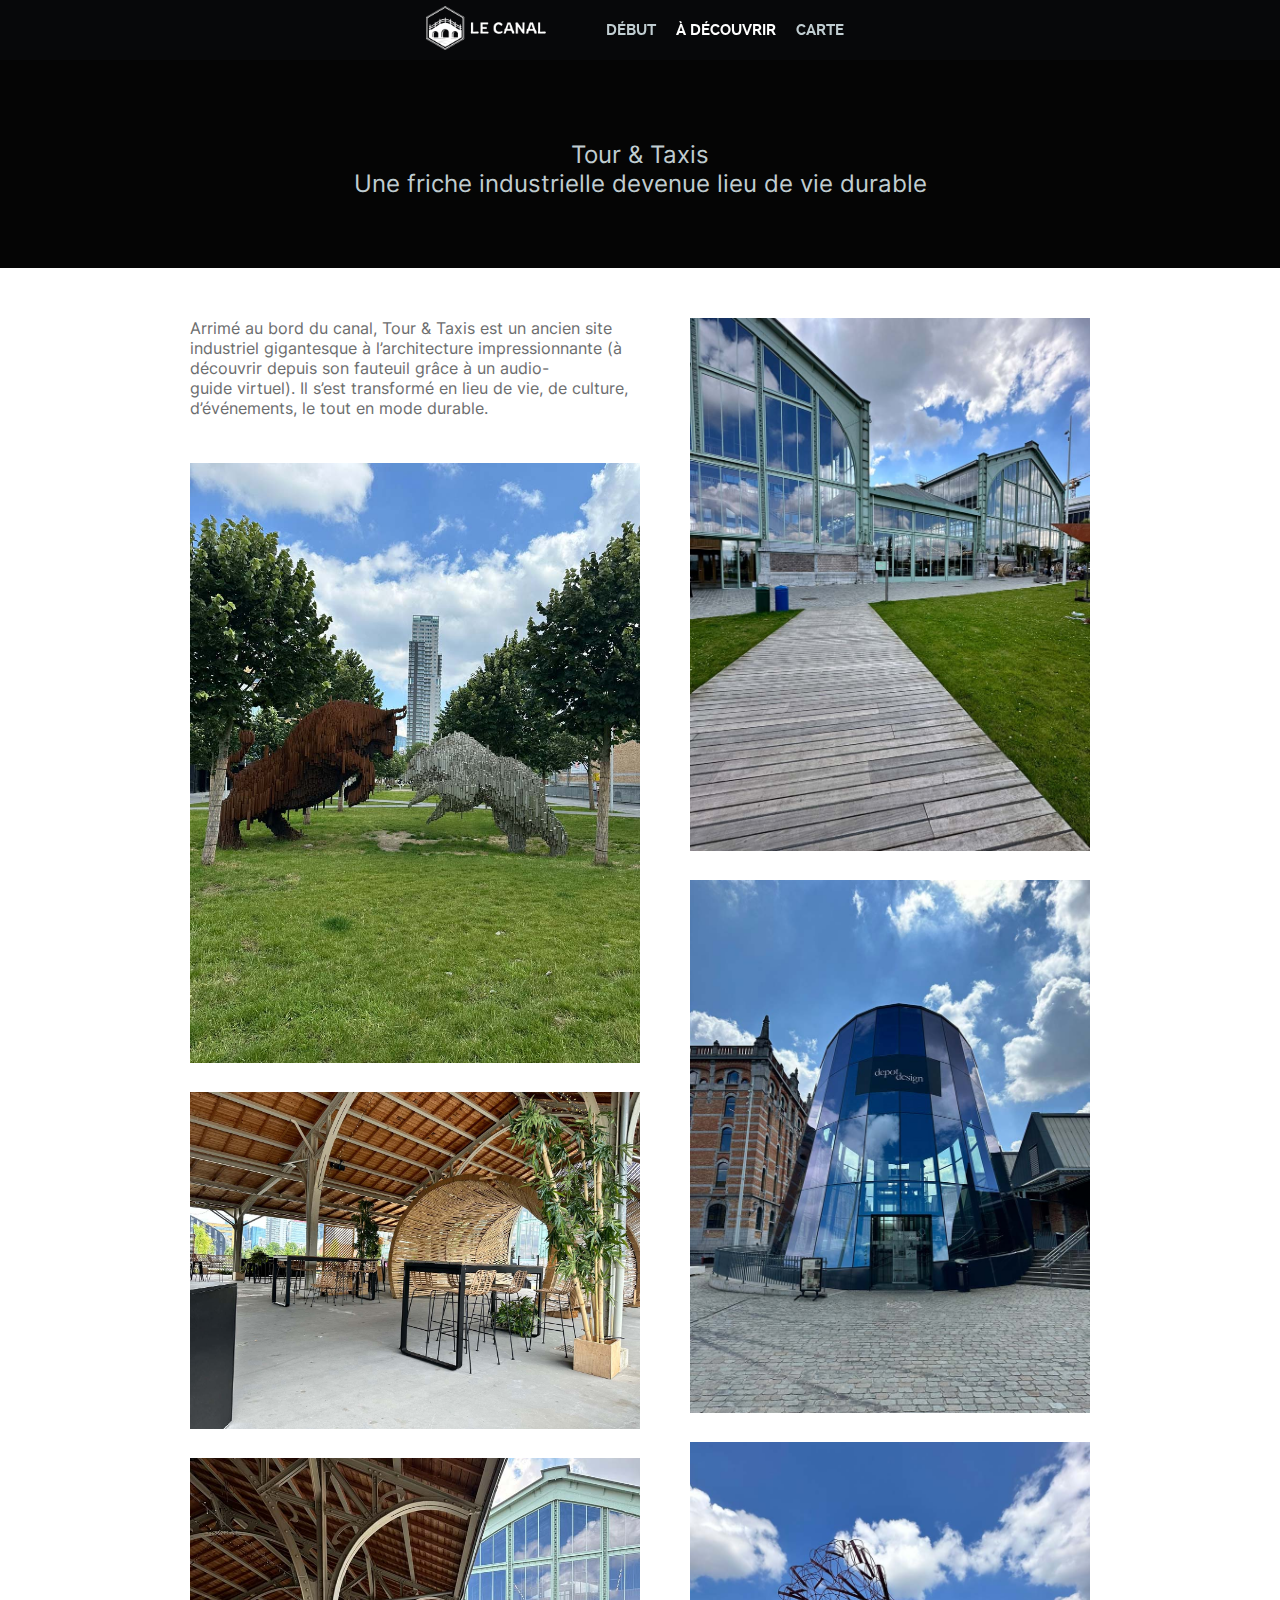
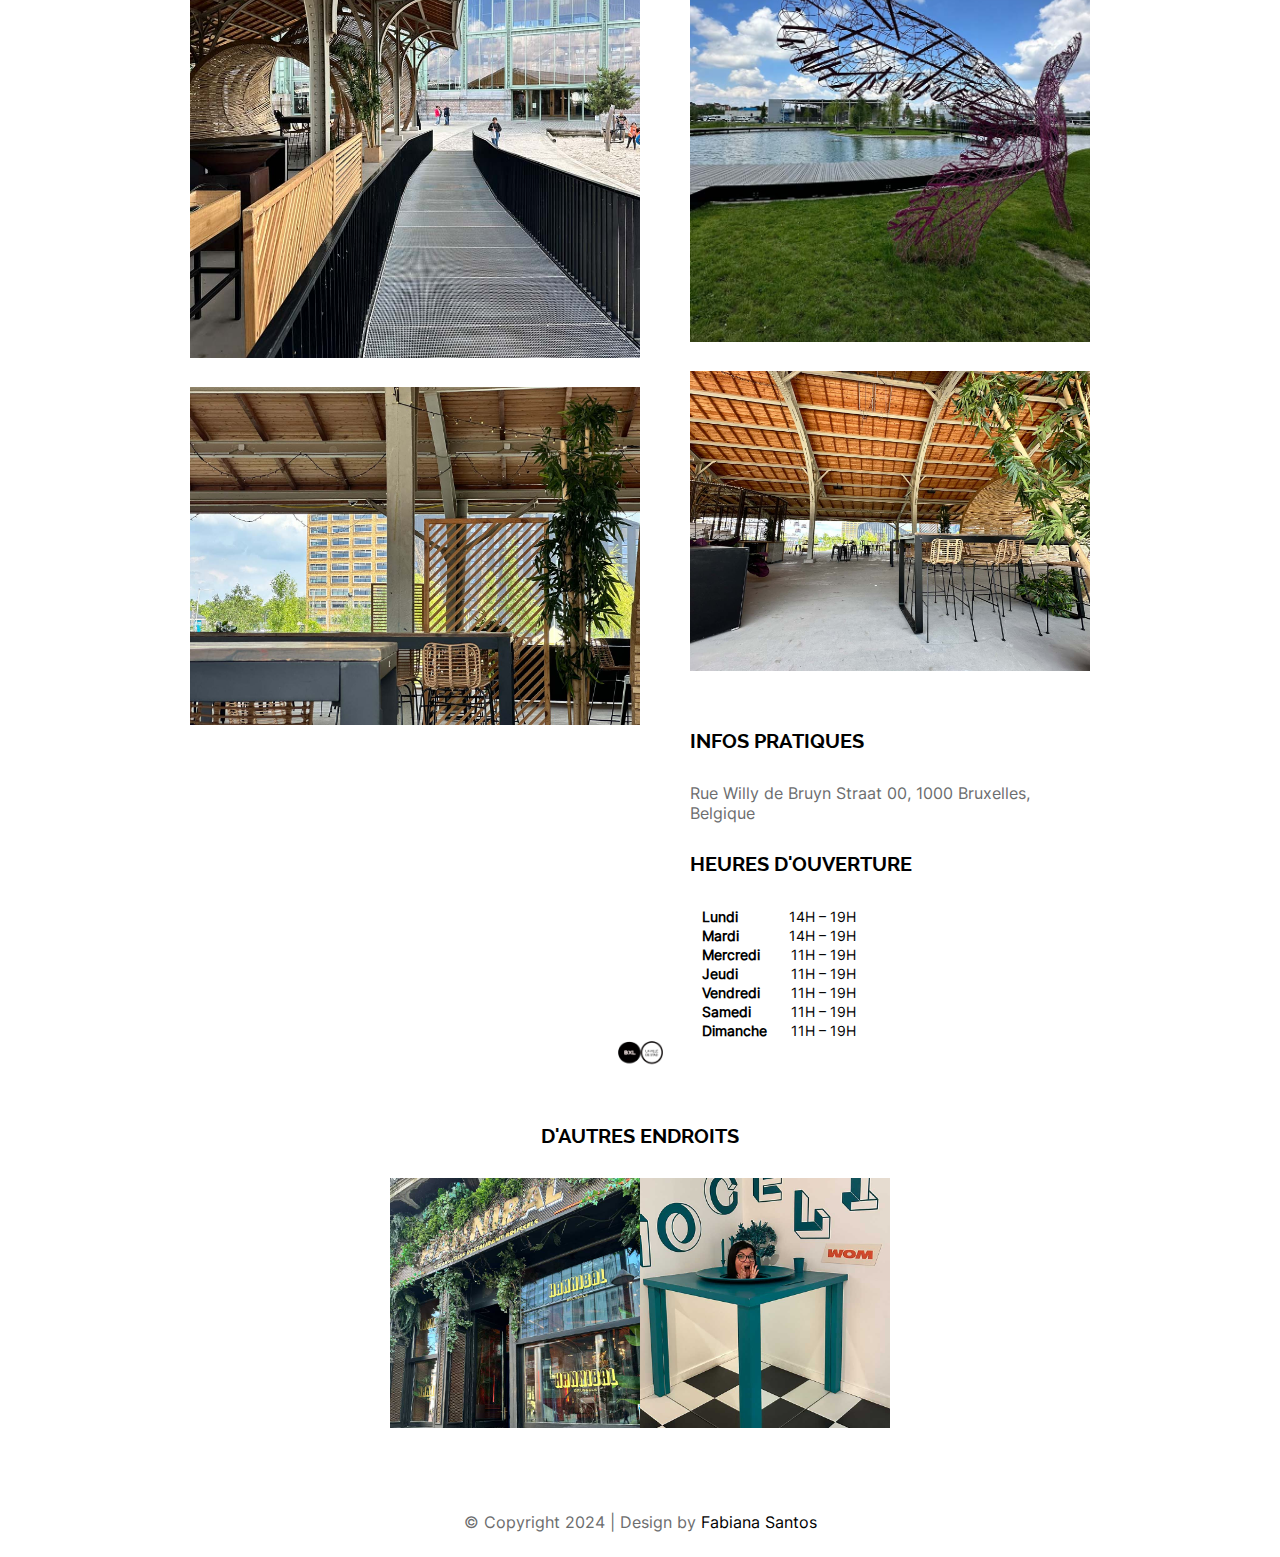
<file: tour&taxis.html>
<!DOCTYPE html>
<html lang="en">

<head>
  <meta charset="UTF-8" />
  <meta name="viewport" content="width=device-width, initial-scale=1.0" />
  <title>Découvrez le Tour&Taxis</title>
  <meta name="description" content="" />
  <meta name="author" content="" />
  <link rel="stylesheet" href="style.css" />
  <meta name="viewport" content="width=device-width, initial-scale=1, maximum-scale=1" />
  <link rel="shortcut icon" href="images/favicon.png" />
</head>

<body id="homepage">
  <div class="nav-wrapper">
    <nav id="nav">
      <a id="logo" href="index.html">
        <img src="images/logo.png" alt="logo" />
      </a>
      <a id="mobile-menu">Menu</a>
      <ul id="menu-content">
        <li>
          <a href="index.html">Début</a>
        </li>
        <li class="dropdown current">
          à découvrir
          <ul class="dropdown-content">
            <li><a href="canal.html">Canal</a></li>
            <li><a href="hannibal.html">Hannibal</a></li>
            <li><a href="omi.html">Omi</a></li>
            <li><a href="padelclub.html">Padelclub</a></li>
            <li><a href="parc.html">Parc</a></li>
            <li><a href="the-waffle.html">Waffle</a></li>
            <li><a class="current" href="tour&taxis.html">Tour&Taxis</a></li>
            <li><a href="wom.html">WOM</a></li>
          </ul>
        </li>
        <li><a href="index.html#carte">Carte</a></li>
      </ul>
    </nav>
  </div>
  <section class="hero">
    <div class="title-content">
      <p>Tour & Taxis</p>
      <p>Une friche industrielle devenue lieu de vie durable</p>
    </div>
  </section>
  <section id="main">
    <div class="row">
      <div class="col-50">
        <p>
          Arrimé au bord du canal, Tour & Taxis est un ancien site
          industriel gigantesque à l’architecture impressionnante (à
          découvrir depuis son fauteuil grâce à un audio-guide virtuel).
          Il s’est transformé en lieu de vie, de culture, d’événements,
          le tout en mode durable.
        </p>
        <br>
        <img src="images/content/tour02b.jpg" />
        <img src="images/content/tour02f.jpg" />
        <img class='img-h-500' src="images/content/tour02h.jpg" />
        <img src="images/content/tour02j.jpg" />
      </div>
      <div class="col-50">
        <img src="images/content/tour02d.jpg" />
        <img src="images/content/tour02a.jpg" />
        <img class='img-h-500' src="images/content/tour02e.jpg" />
        <img src="images/content/tour02k.jpg" />


        <h2 class="left">Infos pratiques</h2>
        <p>Rue Willy de Bruyn Straat 00, 1000 Bruxelles, Belgique</p>
        <h2 class="left">heures d'ouverture</h2>
        <table>
          <tr>
            <th class="left" scope="row">Lundi</th>
            <td class="right">14H – 19H</td>
          </tr>
          <tr>
            <th class="left" scope="row">Mardi</th>
            <td class="right">14H – 19H</td>
          </tr>
          <tr>
            <th class="left" scope="row">Mercredi</th>
            <td class="right">11H – 19H</td>
          </tr>
          <tr>
            <th class="left" scope="row">Jeudi</th>
            <td class="right">11H – 19H</td>
          </tr>
          <tr>
            <th class="left" scope="row">Vendredi</th>
            <td class="right">11H – 19H</td>
          </tr>
          <tr>
            <th class="left" scope="row">Samedi</th>
            <td class="right">11H – 19H</td>
          </tr>
          <tr>
            <th class="left" scope="row">Dimanche</th>
            <td class="right">11H – 19H</td>
          </tr>
        </table>
      </div>
    </div>
    <div class="centered">
      <img width="45px" src="images/bxl_logo.png" />
    </div>
    <h2>D'autres Endroits</h2>
    <div class="places centered">
      <div class="item-wrap">
        <a href="hannibal.html">
          <img src="images/800x800/hannibal.jpg" alt="Hannibal Restaurant" />
          <div class="places-item-meta">
            <h5>Hannibal Restaurant</h5>
            <p>Nourriture</p>
          </div>
        </a>
      </div>
      <div class="item-wrap">
        <a href="wom.html">
          <img src="images/800x800/wom.jpg" alt="WOM exposition" />
          <div class="places-item-meta">
            <h5>WOM</h5>
            <p>Expositions</p>
          </div>
      </div>
      </a>
    </div>
    </div>
  </section>

  <footer>
    <section>
      <div class="row centered">
        <p class="copyright">
          &copy; Copyright 2024 | Design by <span>Fabiana Santos</span>
        </p>
      </div>
    </section>
    <script src="main.js"></script>
  </footer>
</body>

</html>
</file>
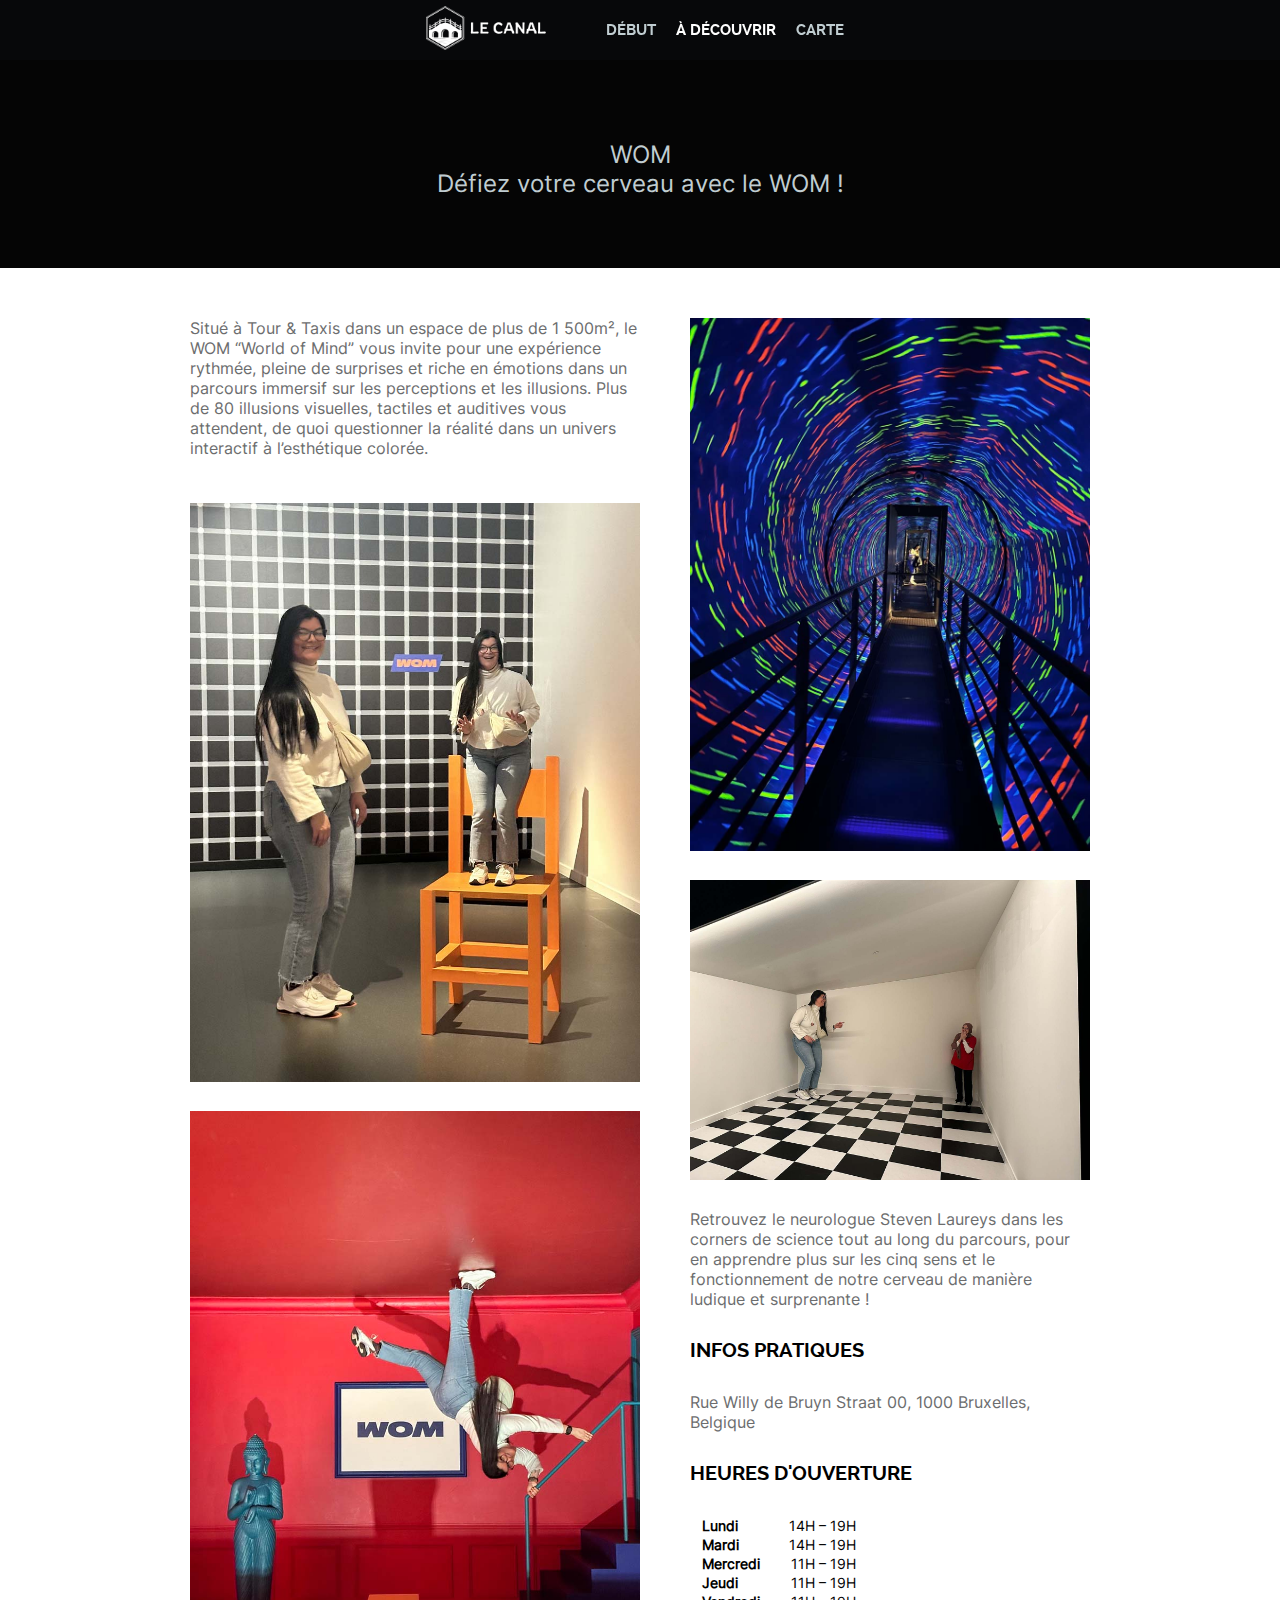
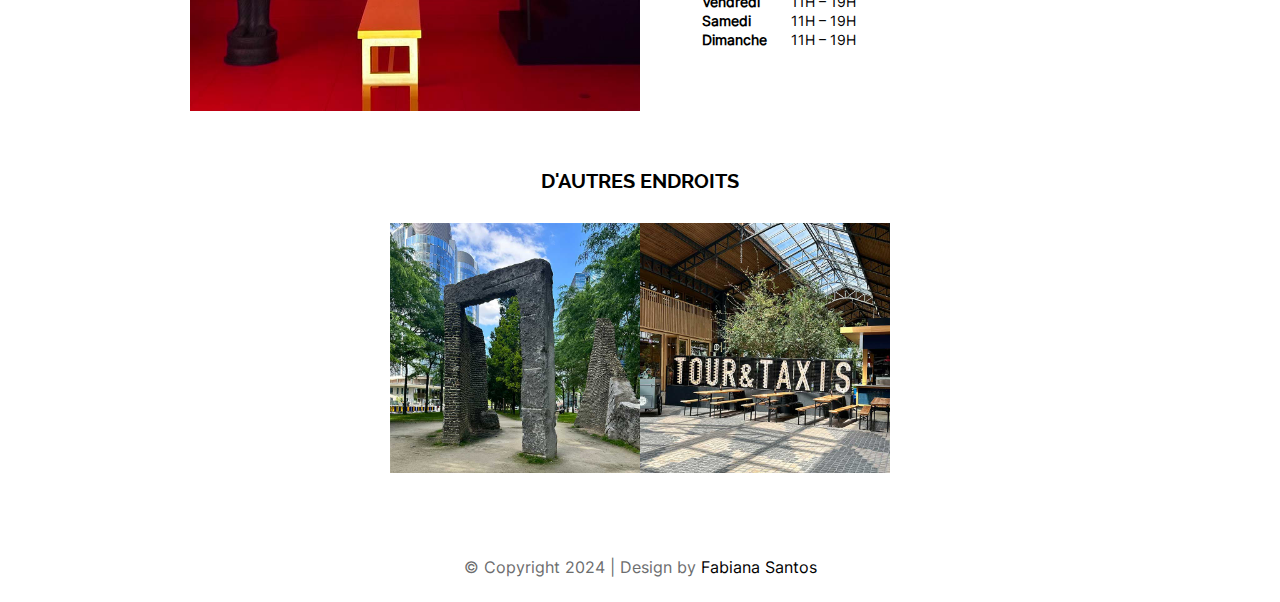
<file: wom.html>
<!DOCTYPE html>
<html lang="en">

<head>
  <meta charset="UTF-8" />
  <meta name="viewport" content="width=device-width, initial-scale=1.0" />
  <title>Découvrez le WOM</title>
  <meta name="description" content="" />
  <meta name="author" content="" />
  <link rel="stylesheet" href="style.css" />
  <meta name="viewport" content="width=device-width, initial-scale=1, maximum-scale=1" />
  <link rel="shortcut icon" href="images/favicon.png" />
  <meta name="authoring-tool" content="Adobe_Animate_CC">


</head>

<body id="homepage" onload="init();" style="margin:0px;">
  <div class="nav-wrapper">
    <nav id="nav">
      <a id="logo" href="index.html">
        <img src="images/logo.png" alt="logo" />
      </a>
      <a id="mobile-menu">Menu</a>
      <ul id="menu-content">
        <li>
          <a href="index.html">Début</a>
        </li>
        <li class="dropdown current">
          à découvrir
          <ul class="dropdown-content">
            <li><a href="canal.html">Canal</a></li>
            <li><a href="hannibal.html">Hannibal</a></li>
            <li><a href="omi.html">Omi</a></li>
            <li><a href="padelclub.html">Padelclub</a></li>
            <li><a href="parc.html">Parc</a></li>
            <li><a href="the-waffle.html">Waffle</a></li>
            <li><a href="tour&taxis.html">Tour&Taxis</a></li>
            <li><a class="current" href="wom.html">WOM</a></li>
          </ul>
        </li>
        <li><a href="index.html#carte">Carte</a></li>
      </ul>
    </nav>
  </div>
  <section class="hero">
    <div class="title-content">
      <p>WOM</p>
      <p>Défiez votre cerveau avec le WOM !</p>
    </div>
  </section>
  <section id="main">
    <div class="row">
      <div class="col-50">
        <p>
          Situé à Tour & Taxis dans un espace de plus de 1 500m², le WOM
          “World of Mind” vous invite pour une expérience rythmée,
          pleine de surprises et riche en émotions dans un parcours
          immersif sur les perceptions et les illusions. Plus de 80
          illusions visuelles, tactiles et auditives vous attendent, de
          quoi questionner la réalité dans un univers interactif à
          l’esthétique colorée.
        </p>
        <br>
        <img src="images/content/wom05f.jpg" />
        <img src="images/content/wom05c.jpg" />
      </div>
      <div class="col-50">
        <img src="images/content/wom05b.jpg" />
        <img src="images/content/wom05a.jpg" />

        <p>
          Retrouvez le neurologue Steven Laureys dans les corners de science
          tout au long du parcours, pour en apprendre plus sur les cinq sens
          et le fonctionnement de notre cerveau de manière ludique et
          surprenante !
        </p>


        <h2 class="left">Infos pratiques</h2>
        <p>Rue Willy de Bruyn Straat 00, 1000 Bruxelles, Belgique</p>
        <h2 class="left">heures d'ouverture</h2>
        <table>
          <tr>
            <th class="left" scope="row">Lundi</th>
            <td class="right">14H – 19H</td>
          </tr>
          <tr>
            <th class="left" scope="row">Mardi</th>
            <td class="right">14H – 19H</td>
          </tr>
          <tr>
            <th class="left" scope="row">Mercredi</th>
            <td class="right">11H – 19H</td>
          </tr>
          <tr>
            <th class="left" scope="row">Jeudi</th>
            <td class="right">11H – 19H</td>
          </tr>
          <tr>
            <th class="left" scope="row">Vendredi</th>
            <td class="right">11H – 19H</td>
          </tr>
          <tr>
            <th class="left" scope="row">Samedi</th>
            <td class="right">11H – 19H</td>
          </tr>
          <tr>
            <th class="left" scope="row">Dimanche</th>
            <td class="right">11H – 19H</td>
          </tr>
        </table>
      </div>
    </div>
    <h2>D'autres Endroits</h2>

    <div class="places centered">
      <div class="item-wrap">
        <a href="parc.html">
          <img src="images/800x800/parc.jpg" alt="Parc" />
          <div class="places-item-meta">
            <h5>L'Arche Pierre Culot</h5>
            <p>Parcs</p>
          </div>
        </a>
      </div>


      <div class="item-wrap">
        <a href="tour&taxis.html">
          <img src="images/800x800/tour.jpg" alt="Tour&Taxis" />
          <div class="places-item-meta">
            <h5>Tour&Taxis</h5>
            <p>Découvertes</p>
          </div>
      </div>
      </a>
    </div>
    </div>
  </section>

  <footer>
    <section>
      <div class="row centered">
        <p class="copyright">
          &copy; Copyright 2024 | Design by <span>Fabiana Santos</span>
        </p>
      </div>















    </section>




    <script src="main.js"></script>
  </footer>
</body>

</html>
</file>
<file: style.css>
:root {
    /* colors */
    --nav-bg-50: #0a0c0f80;
    --nav-bg-50-hover: #12151baa;
    --nav-bg: #40444a;
    --nav-bg-hover: #24262a;
    --color-light-gray: #C0CDD1;
    --color-dark-gray: #6c6d6e;
    --dark-bg: #050505;

    /* Tailles */
    --size-desktop: 920px;
}

/* fonts */

@font-face {
    font-family: raleway-semibold;
    src: url(fonts/raleway/raleway-semibold-webfont.woff);
}

@font-face {
    font-family: raleway-bold;
    src: url(fonts/raleway/raleway-bold-webfont.woff);
}

@font-face {
    font-family: inter-regular;
    src: url(fonts/static/Inter-Regular.ttf);
}

/* general */

* {
    box-sizing: border-box;
    margin: 0;
    padding: 0;
}

html {
    scroll-behavior: smooth;
}

section p {
    font-family: inter-regular, sans-serif;
    color: var(--color-dark-gray);
}

section p span {
    color: black;
}

video {
    margin: 40px 0;
}

iframe {
    border: none;
    border-radius: 5px;
}

/* Navigation */
#logo {
    margin-right: 50px;
}

#logo img {
    max-width: 120px;
}

.nav-wrapper {
    position: fixed;
    top: 0;
    width: 100%;
    z-index: 10;
}

nav {
    display: flex;
    height: 60px;
    align-items: center;
    justify-content: center;
    background-color: var(--nav-bg-50);
    font-family: raleway-bold;
    text-transform: uppercase;
    font-size: 15px;
}

nav .current {
    z-index: 20;
    color: white;
}

#homepage nav {
    animation: scroll-opacity linear forwards;
    animation-timeline: scroll();
    animation-range: 0 120px;
}

@keyframes scroll-opacity {
    0% {
        background-color: #12151b80;
    }

    100% {
        background-color: #12151b;
    }
}

nav a {
    color: var(--color-light-gray);
    text-decoration: none;
}

nav a:hover {
    color: white;
}

nav>ul {
    display: flex;
}

nav ul {
    padding-left: 0;
    list-style: none;
    flex-direction: row;
}

nav li {
    display: block;
    padding: 5px 10px;
}

nav li:hover {
    background-color: var(--nav-bg-50-hover);
}

.dropdown-content li {
    padding: 0;
}

.dropdown-content a {
    display: block;
    padding: 5px 10px;
    width: 100%;
}

.dropdown-content a:hover {}

.dropdown {
    color: var(--color-light-gray);
    position: relative;
    display: block;
}

.dropdown:hover {
    color: white;
}

.dropdown-content {
    display: none;
    overflow: hidden;
    position: absolute;
    background-color: var(--nav-bg);
    min-width: 120px;
    border-radius: 5px;
    box-shadow: 0px 8px 16px 0px rgba(0, 0, 0, 0.2);
    z-index: 1;
}

.dropdown:hover .dropdown-content {
    display: block;
}

/* hero */

.hero {
    z-index: -10;
    display: flex;
    justify-content: center;
    background-color: var(--dark-bg);
    overflow: hidden;
    max-height: 368px;
}

.hero img {
    object-fit: cover;
    position: relative;
    max-width: 100%;
    margin-top: -60px;
}

.title-content {

    margin-top: 140px;
    margin-bottom: 70px;
}

.title-content p {
    color: var(--color-light-gray);
    text-align: center;
    font-size: 24px;
}

/* main */

h1 {
    font-family: raleway-semibold, sans-serif;
    text-align: center;
    font-size: 34px;
    margin: 30px 0;
}

h2 {
    font-family: raleway-bold, sans-serif;
    text-align: center;
    text-transform: uppercase;
    font-size: 20px;
    margin: 30px 0;
}

#main {
    position: relative;
    margin: 0 auto;
    max-width: var(--size-desktop);
}

#main .row {
    font-family: inter-regular, sans-serif;
    margin-top: 50px;
    padding: 0 10px;
    display: flex;
    gap: 50px;
}

.row p {
    margin-bottom: 25px;
}

.row ul {
    margin: 10px 0 30px 20px;
}

.row th,
td {
    font-size: 14px;
    padding: 0 10px;
}

.row img {
    max-width: 100%;
    margin-bottom: 25px;
}

.left {
    text-align: left;
}

.right {
    text-align: right;
}

.centered {
    display: flex;
    justify-content: center;
}

.img-h-500 {
    height: 500px;
    width: 100%;
    object-fit: cover
}

.places {
    margin-bottom: 80px;
}

.places img {
    max-width: 250px;
}

.item-wrap {
    position: relative;
}

.places-item-meta {
    opacity: 0;
    z-index: 1;
    position: absolute;
    background-color: var(--nav-bg-hover);
    color: white;
    padding-top: 15px;
    padding-left: 15px;
    width: 100%;
    height: 100%;
    top: 0;
    left: 0;
}

.places-item-meta:hover {
    opacity: 100%;
}

.places-item-meta h5 {
    font-family: raleway-bold, sans-serif;
    text-transform: uppercase;
    font-size: 15px;
}

.places-item-meta p {
    color: var(--color-light-gray);
}



#main .col-20 {
    max-width: 20%;
}

#main .col-30 {
    max-width: 30%;
}

#main .col-40 {
    max-width: 40%;
}

#main .col-50 {
    max-width: 50%;
}

#main .col-60 {
    max-width: 60%;
}

#main .col-70 {
    max-width: 70%;
}

#main .col-80 {
    max-width: 80%;
}

/* carte */

#carte {
    padding: 80px 50px;
    background-color: var(--dark-bg);
    color: var(--color-light-gray);
    text-align: center;
}

#carte .carte-container {
    max-width: var(--size-desktop);
    position: relative;
    margin: 0 auto;
}

footer .home-bg {
    background-color: var(--dark-bg);
    color: var(--color-dark-gray);
}

footer .home-bg span {
    color: white;
}

/* media queries */

@media (max-width: 500px) {
    #homepage nav {
        animation: none;
        background-color: var(--dark-bg);
        justify-content: space-between;
        padding: 0 10px;
        display: flex;
        height: unset;
    }

    nav ul {
        background-color: var(--dark-bg);
        flex-direction: column;
        width: 100%;
    }

    #mobile-menu {
        display: block;
    }

    #menu-content {
        display: none;
    }

    .dropdown:hover .dropdown-content {
        display: unset;
    }

    .dropdown-content {
        position: unset;
        display: unset;
    }

    #main .row {
        flex-direction: column;
    }

    .col-20,
    .col-30,
    .col-40,
    .col-50,
    .col-60,
    .col-70,
    .col-80 {
        min-width: 100%;
        padding: 0 10px;
    }

    .places img {
        max-width: 100%;
    }
}

@media (min-width: 501px) {
    #mobile-menu {
        display: none !important;
        padding: 10px 15px;
    }

    #menu-content {
        display: flex !important;
    }

    #homepage nav {
        flex-direction: row !important;
    }
}
</file>
